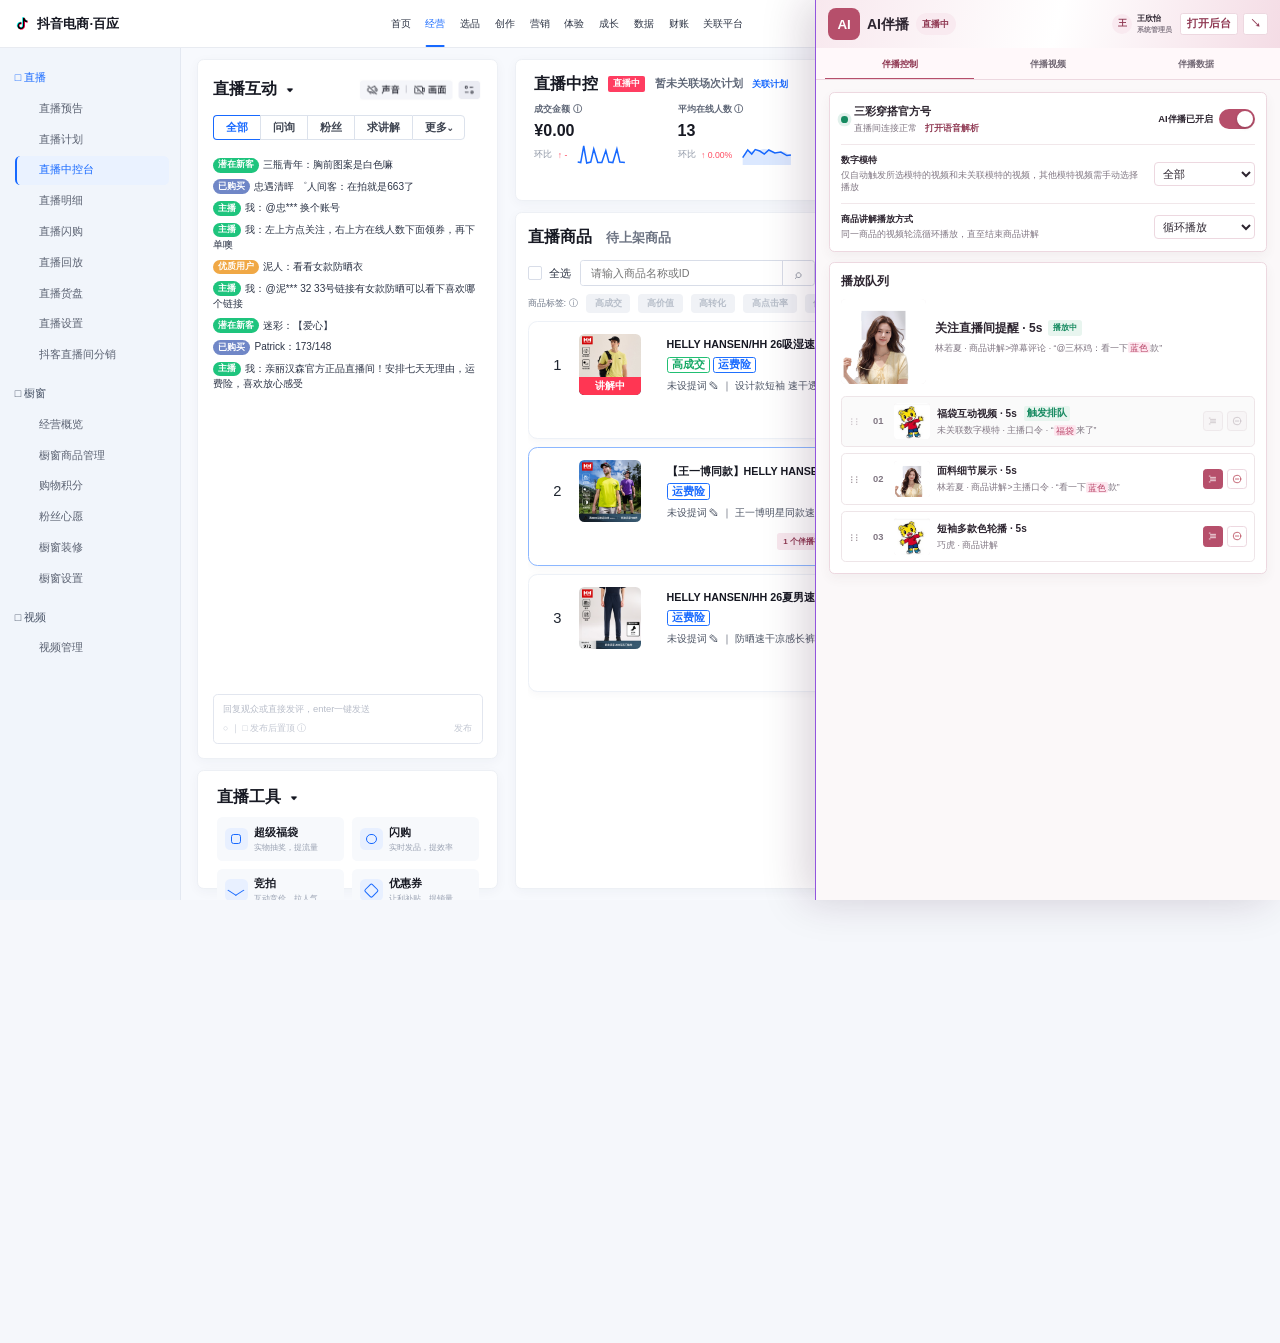
<file: live-console/index.html>
<!doctype html>
<html lang="zh-CN">
<head>
  <meta charset="UTF-8" />
  <meta name="viewport" content="width=device-width, initial-scale=1.0" />
  <title>AI伴播直播中控台插件 Demo</title>
  <link rel="icon" href="data:," />
  <link rel="stylesheet" href="ai-banbo-plugin.css?v=20260723-3" />
  <style>
    :root {
      --demo-scale: .67;
      --blue: #1769ff;
      --blue-weak: #edf4ff;
      --pink: #9255DE;
      --pink-weak: #F3ECFF;
      --text: #171923;
      --muted: #7b8190;
      --line: #e8ebf1;
      --bg: #f5f7fb;
      --card: #fff;
      --green: #15b976;
      --orange: #ff8a1f;
      --red: #ef3f55;
      --shadow: 0 12px 32px rgba(20, 34, 66, .10);
    }

    * { box-sizing: border-box; }
    html {
      width: 100%;
      height: 100%;
      overflow: hidden;
    }

    body {
      margin: 0;
      width: calc(100vw / var(--demo-scale));
      height: calc(100vh / var(--demo-scale));
      background: var(--bg);
      color: var(--text);
      font-family: -apple-system, BlinkMacSystemFont, "Segoe UI", "PingFang SC",
        "Hiragino Sans GB", "Microsoft YaHei", Arial, sans-serif;
      letter-spacing: 0;
      overflow: hidden;
      zoom: var(--demo-scale);
    }

    button, input, select {
      font: inherit;
    }

    button {
      border: 0;
      cursor: pointer;
      background: transparent;
      color: inherit;
    }

    .app {
      width: calc(100vw / var(--demo-scale));
      height: calc(100vh / var(--demo-scale));
      display: grid;
      grid-template-rows: 72px 1fr;
      background: #f7f9fd;
    }

    .topbar {
      height: 72px;
      background: #fff;
      border-bottom: 1px solid var(--line);
      display: grid;
      grid-template-columns: 250px 1fr auto;
      align-items: center;
      padding: 0 28px;
      gap: 20px;
    }

    .brand {
      display: flex;
      align-items: center;
      gap: 10px;
      font-size: 20px;
      font-weight: 700;
      white-space: nowrap;
    }

    .douyin {
      width: 28px;
      height: 28px;
      object-fit: contain;
      display: block;
    }

    .topnav {
      display: flex;
      align-items: center;
      justify-content: center;
      gap: 32px;
      font-size: 15px;
      font-weight: 500;
      color: #2d3444;
    }

    .topnav span {
      position: relative;
      white-space: nowrap;
    }

    .topnav .active {
      color: var(--blue);
    }

    .topnav .active::after {
      content: "";
      position: absolute;
      left: 50%;
      bottom: -24px;
      width: 28px;
      height: 3px;
      border-radius: 999px;
      background: var(--blue);
      transform: translateX(-50%);
    }

    .top-actions {
      display: flex;
      align-items: center;
      gap: 18px;
      font-size: 14px;
      color: #303647;
    }

    .top-actions-img {
      width: 240px;
      height: auto;
      display: block;
    }

    .icon-wrap {
      position: relative;
      width: 28px;
      height: 28px;
      display: grid;
      place-items: center;
      font-size: 20px;
    }

    .badge {
      position: absolute;
      right: -6px;
      top: -8px;
      min-width: 18px;
      height: 18px;
      padding: 0 5px;
      border-radius: 999px;
      background: #f43f5e;
      color: #fff;
      display: grid;
      place-items: center;
      font-size: 12px;
      font-weight: 700;
    }

    .account {
      display: flex;
      align-items: center;
      gap: 10px;
      min-width: 210px;
    }

    .avatar {
      width: 34px;
      height: 34px;
      border-radius: 50%;
      background: #d61010;
      color: #fff;
      display: grid;
      place-items: center;
      font-weight: 800;
      font-size: 12px;
    }

    .account-name {
      max-width: 160px;
      overflow: hidden;
      text-overflow: ellipsis;
      white-space: nowrap;
      font-weight: 650;
    }

    .main {
      min-height: 0;
      display: grid;
      grid-template-columns: 248px 450px minmax(1100px, 1fr) 46px;
      gap: 24px;
      padding: 18px 20px 20px 28px;
      overflow: hidden;
    }

    .sidebar {
      background: #f1f5fb;
      border-right: 1px solid #e3e8f1;
      margin: -18px 0 -20px -28px;
      padding: 28px 16px 20px 28px;
      overflow: hidden;
      scrollbar-width: none;
    }

    .sidebar::-webkit-scrollbar {
      display: none;
    }

    .side-group {
      margin-bottom: 26px;
    }

    .side-title {
      color: var(--blue);
      font-weight: 400;
      margin: 6px 0 14px;
      display: flex;
      align-items: center;
      gap: 8px;
    }

    .side-item {
      height: 43px;
      display: flex;
      align-items: center;
      padding-left: 36px;
      color: #5b6272;
      border-radius: 8px;
      font-weight: 400;
      margin: 3px 0;
    }

    .side-item.active {
      color: var(--blue);
      background: #eaf2ff;
      border-left: 3px solid var(--blue);
      padding-left: 33px;
    }

    .interaction {
      display: grid;
      grid-template-rows: minmax(0, 1fr) 178px;
      gap: 16px;
      min-height: 0;
    }

    .panel {
      background: #fff;
      border: 1px solid #edf0f5;
      border-radius: 10px;
      box-shadow: 0 4px 18px rgba(30, 47, 80, .04);
    }

    .chat-card {
      display: grid;
      grid-template-rows: auto auto 1fr auto;
      min-height: 0;
      padding: 28px 28px 26px;
    }

    .section-title {
      font-size: 24px;
      font-weight: 800;
      display: flex;
      align-items: center;
      justify-content: space-between;
      margin: 0 0 18px;
    }

    .section-title > span {
      display: inline-flex;
      align-items: center;
    }

    .title-tools {
      display: flex;
      gap: 10px;
    }

    .title-tools-img {
      width: 186px;
      height: 40px;
      object-fit: contain;
      display: block;
    }

    .collapse-arrow {
      width: 24px;
      height: 17px;
      object-fit: contain;
      margin-left: 8px;
      vertical-align: 0;
    }

    .small-tool {
      height: 34px;
      min-width: 48px;
      border-radius: 6px;
      background: #f4f6fa;
      color: #4f5869;
      display: inline-flex;
      align-items: center;
      justify-content: center;
      gap: 4px;
      font-size: 13px;
      font-weight: 650;
      padding: 0 10px;
    }

    .tabs-mini {
      display: flex;
      align-items: center;
      margin-bottom: 16px;
    }

    .tabs-mini button {
      height: 38px;
      border: 1px solid #dce2ec;
      border-right: 0;
      padding: 0 18px;
      color: #3d4350;
      background: #fff;
      font-weight: 650;
    }

    .tabs-mini button:first-child { border-radius: 6px 0 0 6px; }
    .tabs-mini button:last-child {
      border-radius: 0 6px 6px 0;
      border-right: 1px solid #dce2ec;
    }

    .tabs-mini .selected {
      color: var(--blue);
      border-color: var(--blue);
      background: #fff;
      position: relative;
      z-index: 1;
    }

    .chat-list {
      min-height: 0;
      overflow: auto;
      padding-right: 4px;
    }

    .chat-line {
      margin: 9px 0;
      line-height: 1.55;
      font-size: 15px;
      color: #2c3446;
    }

    .tag {
      display: inline-flex;
      align-items: center;
      height: 22px;
      padding: 0 8px;
      border-radius: 999px;
      margin-right: 6px;
      color: #fff;
      font-size: 13px;
      font-weight: 700;
      vertical-align: 1px;
    }

    .tag.green { background: #1ec47d; }
    .tag.blue { background: #7087c7; }
    .tag.orange { background: #f0a845; }

    .comment-box {
      height: 74px;
      border: 1px solid #e2e6ef;
      border-radius: 7px;
      color: #b8bdc9;
      padding: 12px 14px;
      font-size: 14px;
      display: grid;
      grid-template-rows: 1fr auto;
    }

    .comment-actions {
      display: flex;
      justify-content: space-between;
      align-items: center;
      color: #c2c7d2;
      font-size: 13px;
    }

    .tools-card {
      padding: 24px 28px;
      min-height: 0;
    }

    .tool-grid {
      display: grid;
      grid-template-columns: 1fr 1fr;
      gap: 12px;
    }

    .tool-tile {
      background: #f7f9fc;
      border-radius: 8px;
      padding: 12px;
      min-height: 58px;
      display: grid;
      grid-template-columns: 34px 1fr;
      align-items: center;
      gap: 10px;
    }

    .tool-icon {
      width: 34px;
      height: 34px;
      border-radius: 8px;
      background: #e8f0ff;
      color: var(--blue);
      display: grid;
      place-items: center;
      font-size: 18px;
    }

    .geo-icon {
      width: 16px;
      height: 16px;
      display: inline-block;
      background: transparent;
      border: 2px solid currentColor;
    }

    .geo-icon.square {
      border-radius: 4px;
    }

    .geo-icon.circle {
      border-radius: 50%;
    }

    .geo-icon.triangle {
      width: 0;
      height: 0;
      background: transparent;
      border: 0;
      position: relative;
    }

    .geo-icon.triangle::before {
      content: "";
      position: absolute;
      inset: -8px;
      width: 14px;
      height: 14px;
      border-left: 2px solid currentColor;
      border-bottom: 2px solid currentColor;
      transform: rotate(-45deg) skew(12deg, 12deg);
    }

    .geo-icon.diamond {
      transform: rotate(45deg);
      border-radius: 3px;
    }

    .tool-name {
      font-weight: 760;
      margin-bottom: 3px;
    }

    .tool-desc {
      color: #9aa2b2;
      font-size: 12px;
      white-space: nowrap;
    }

    .content {
      display: grid;
      grid-template-rows: 212px minmax(0, 1fr);
      gap: 16px;
      min-width: 0;
      min-height: 0;
    }

    .metrics {
      padding: 20px 28px;
      overflow: hidden;
    }

    .control-head {
      display: flex;
      align-items: center;
      gap: 14px;
      margin-bottom: 14px;
    }

    .live-chip {
      background: #ff3d61;
      color: #fff;
      height: 24px;
      border-radius: 3px;
      padding: 0 8px;
      display: inline-flex;
      align-items: center;
      font-size: 13px;
      font-weight: 700;
    }

    .plan-link {
      color: var(--blue);
      font-size: 14px;
      font-weight: 650;
    }

    .refresh-tabs {
      margin-left: auto;
      display: flex;
      align-items: center;
      gap: 8px;
      color: #747c8d;
      font-size: 13px;
    }

    .refresh-tabs .pill {
      height: 30px;
      padding: 0 13px;
      border-radius: 999px;
      display: inline-flex;
      align-items: center;
      color: #596273;
      background: #f4f6fa;
      font-weight: 650;
    }

    .refresh-tabs .pill.active {
      color: var(--blue);
      background: #ecf4ff;
    }

    .outline-pill {
      height: 32px;
      padding: 0 14px;
      border: 1px solid #9ab9ff;
      color: var(--blue);
      border-radius: 999px;
      display: inline-flex;
      align-items: center;
      gap: 6px;
      background: #fff;
      font-weight: 650;
    }

    .metric-row {
      display: grid;
      grid-template-columns: repeat(5, minmax(120px, 1fr));
      gap: 28px;
    }

    .metric-card {
      min-width: 0;
    }

    .metric-label {
      color: #5e6676;
      font-size: 13px;
      font-weight: 650;
      display: flex;
      align-items: center;
      gap: 4px;
      margin-bottom: 7px;
    }

    .metric-value {
      font-size: 24px;
      font-weight: 850;
      margin-bottom: 7px;
    }

    .metric-foot {
      display: flex;
      align-items: center;
      gap: 8px;
      color: #8d95a4;
      font-size: 13px;
      min-height: 32px;
    }

    .trend {
      width: 86px;
      height: 30px;
      flex: 0 0 auto;
    }

    .products {
      padding: 24px 28px 0;
      overflow: hidden;
      display: grid;
      grid-template-rows: auto auto auto minmax(0, 1fr);
      min-height: 0;
    }

    .product-top {
      display: flex;
      align-items: center;
      gap: 22px;
      margin-bottom: 18px;
    }

    .product-top h2 {
      margin: 0;
      font-size: 24px;
      font-weight: 800;
    }

    .product-top .sub {
      color: #6d7483;
      font-size: 20px;
      font-weight: 700;
    }

    .product-actions {
      margin-left: auto;
      display: flex;
      align-items: center;
      gap: 18px;
      color: #2d3444;
      font-size: 14px;
      font-weight: 650;
      white-space: nowrap;
    }

    .add-product {
      height: 38px;
      border-radius: 5px;
      color: #fff;
      background: var(--blue);
      padding: 0 18px;
      font-size: 16px;
      font-weight: 750;
    }

    .filters {
      display: grid;
      grid-template-columns: auto 350px 150px 1fr auto;
      align-items: center;
      gap: 14px;
      margin-bottom: 12px;
      color: #2d3444;
    }

    .checkbox {
      width: 22px;
      height: 22px;
      border: 1px solid #d8dde8;
      border-radius: 3px;
      display: inline-block;
      vertical-align: -5px;
      margin-right: 10px;
      background: #fff;
    }

    .search {
      height: 38px;
      border: 1px solid #d8dde8;
      border-radius: 5px;
      display: grid;
      grid-template-columns: 1fr 48px;
      background: #fff;
      overflow: hidden;
    }

    .search input {
      border: 0;
      padding: 0 14px;
      outline: 0;
      color: #7f8795;
    }

    .search button {
      border-left: 1px solid #d8dde8;
      color: #7d8493;
      font-size: 19px;
    }

    .filter-btn {
      height: 38px;
      border: 1px solid #d8dde8;
      border-radius: 5px;
      background: #fff;
      display: inline-flex;
      align-items: center;
      justify-content: center;
      gap: 10px;
      font-weight: 650;
    }

    .diagnosis {
      margin-left: auto;
      color: #a7adba;
      font-size: 14px;
      white-space: nowrap;
    }

    .label-row {
      display: flex;
      align-items: center;
      gap: 12px;
      color: #727b8b;
      font-size: 14px;
      margin-bottom: 12px;
      min-width: 0;
    }

    .soft-label {
      height: 28px;
      padding: 0 13px;
      border-radius: 6px;
      background: #f0f2f6;
      color: #b8bfca;
      display: inline-flex;
      align-items: center;
      font-weight: 700;
    }

    .product-list {
      overflow: auto;
      padding-right: 12px;
      padding-bottom: 18px;
    }

    .product-row {
      position: relative;
      display: grid;
      grid-template-columns: 48px 140px minmax(420px, 1fr) 116px 130px 150px 136px;
      gap: 18px;
      align-items: center;
      min-height: 152px;
      border-radius: 14px;
      background: #fff;
      border: 1px solid #edf1f7;
      box-shadow: 0 4px 14px rgba(22, 34, 62, .035);
      padding: 18px 22px;
      margin-bottom: 12px;
    }

    .product-row.active {
      border-color: #8cb7ff;
      background: #fff;
    }

    .product-row.highlight::after {
      content: none;
    }

    .index-cell {
      font-size: 22px;
      color: #1f2530;
      text-align: center;
    }

    .product-info {
      display: grid;
      grid-template-columns: 1fr;
      gap: 8px;
      min-width: 0;
    }

    .thumb {
      width: 102px;
      height: 102px;
      border-radius: 8px;
      background:
        linear-gradient(135deg, rgba(255,255,255,.10), rgba(255,255,255,0)),
        linear-gradient(140deg, #c9d7e8, #8ba0b9);
      position: relative;
      overflow: hidden;
    }

    .thumb img {
      width: 100%;
      height: 100%;
      object-fit: cover;
      display: block;
    }

    .thumb.has-image::before,
    .thumb.has-image::after {
      content: none;
    }

    .thumb::before {
      content: "";
      position: absolute;
      left: 38px;
      top: 18px;
      width: 28px;
      height: 34px;
      border-radius: 14px 14px 9px 9px;
      background: #25344c;
    }

    .thumb::after {
      content: "";
      position: absolute;
      left: 28px;
      top: 48px;
      width: 48px;
      height: 66px;
      border-radius: 8px 8px 12px 12px;
      background: var(--jacket, #3768a5);
    }

    .thumb .status {
      position: absolute;
      left: 0;
      right: 0;
      bottom: 0;
      height: 28px;
      display: grid;
      place-items: center;
      color: #fff;
      background: #ff3653;
      font-size: 15px;
      font-weight: 800;
      z-index: 1;
    }

    .p-title {
      font-size: 18px;
      font-weight: 800;
      white-space: nowrap;
      overflow: hidden;
      text-overflow: ellipsis;
      max-width: 100%;
      margin-bottom: 7px;
    }

    .product-meta {
      min-width: 0;
    }

    .ship {
      display: inline-flex;
      height: 24px;
      padding: 0 6px;
      align-items: center;
      border-radius: 4px;
      border: 1px solid #1f70ff;
      color: #1769ff;
      font-weight: 700;
      margin-bottom: 9px;
    }

    .subtitle {
      color: #4d5565;
      white-space: nowrap;
      overflow: hidden;
      text-overflow: ellipsis;
      font-size: 15px;
    }

    .id-chip {
      display: inline-flex;
      height: 24px;
      width: 26px;
      justify-content: center;
      align-items: center;
      background: #f0f2f7;
      border-radius: 4px;
      color: #8b93a2;
      font-weight: 800;
      margin-left: 4px;
    }

    .price {
      font-size: 22px;
      font-weight: 850;
      margin-bottom: 7px;
    }

    .subvalue {
      color: #8b93a3;
      font-size: 15px;
      font-weight: 650;
    }

    .hot-data {
      display: none;
      position: absolute;
      right: 16px;
      top: 12px;
      color: var(--pink);
      font-weight: 700;
      font-size: 16px;
    }

    .row-buttons {
      grid-column: 3 / -1;
      justify-self: end;
      display: flex;
      justify-content: flex-end;
      align-items: center;
      gap: 10px;
      flex-wrap: wrap;
      max-width: 100%;
      padding-right: 0;
    }

    .row-btn {
      height: 38px;
      padding: 0 15px;
      border-radius: 5px;
      border: 1px solid #dbe1eb;
      background: #fff;
      color: #252b37;
      font-weight: 700;
      white-space: nowrap;
    }

    .row-btn.pink {
      background: #ffd8ea;
      border-color: #ffd8ea;
      color: var(--pink);
      min-width: 116px;
    }

    .start-explain {
      display: none;
    }

    .start-explain.show {
      display: inline-flex;
      align-items: center;
      gap: 8px;
      justify-content: center;
    }

    .sound-bars {
      width: 18px;
      height: 18px;
      display: inline-flex;
      align-items: center;
      justify-content: center;
      gap: 2px;
    }

    .sound-bars i {
      display: block;
      width: 2px;
      border-radius: 4px;
      background: currentColor;
    }

    .sound-bars i:nth-child(1) { height: 10px; }
    .sound-bars i:nth-child(2) { height: 15px; }
    .sound-bars i:nth-child(3) { height: 8px; }
    .sound-bars i:nth-child(4) { height: 13px; }

    .start-explain.is-speaking {
      background: var(--pink);
      border-color: var(--pink);
      color: #fff;
    }

    .right-float-column {
      display: flex;
      flex-direction: column;
      align-items: center;
      gap: 16px;
      width: 46px;
      min-width: 46px;
    }

    .side-rail {
      width: 46px;
      height: auto;
      display: block;
      object-fit: contain;
    }

    .assistant-float {
      position: static;
      width: 46px;
      height: 112px;
      border-radius: 23px;
      background: linear-gradient(180deg, #B783F2, #9255DE);
      color: #fff;
      box-shadow: 0 12px 30px rgba(146, 85, 222, .34);
      z-index: 20;
      display: grid;
      grid-template-rows: 40px 1fr;
      justify-items: center;
      align-items: center;
      padding: 7px 0 10px;
    }

    .assistant-float .orb {
      width: 32px;
      height: 32px;
      border-radius: 50%;
      background: rgba(255,255,255,.22);
      display: grid;
      place-items: center;
      font-weight: 900;
      font-size: 13px;
    }

    .assistant-float .vertical {
      writing-mode: horizontal-tb;
      letter-spacing: 0;
      font-weight: 700;
      font-size: 13px;
      line-height: 1.15;
      text-align: center;
    }

    .phone-preview {
      position: fixed;
      right: 84px;
      bottom: 28px;
      width: 186px;
      height: 330px;
      border-radius: 24px;
      border: 8px solid #1d2532;
      background: linear-gradient(180deg, #182234, #0d1320);
      box-shadow: 0 18px 46px rgba(20, 35, 70, .22);
      z-index: 15;
      overflow: hidden;
      display: none;
    }

    .phone-preview.visible {
      display: block;
    }

    .phone-live {
      height: 100%;
      background:
        linear-gradient(180deg, rgba(255,255,255,.04), rgba(255,255,255,0)),
        linear-gradient(135deg, #4d607b, #162337 55%, #0c111e);
      position: relative;
      color: #fff;
      padding: 12px;
    }

    .phone-host {
      position: absolute;
      left: 58px;
      top: 54px;
      width: 68px;
      height: 160px;
      border-radius: 34px 34px 18px 18px;
      background: #222f46;
    }

    .phone-host::before {
      content: "";
      position: absolute;
      top: -26px;
      left: 18px;
      width: 32px;
      height: 32px;
      border-radius: 50%;
      background: #e7c49b;
    }

    .phone-top {
      font-size: 12px;
      font-weight: 700;
      display: flex;
      justify-content: space-between;
      opacity: .9;
    }

    .phone-bubbles {
      position: absolute;
      left: 10px;
      bottom: 78px;
      right: 10px;
      display: grid;
      gap: 6px;
      font-size: 11px;
    }

    .phone-bubbles span {
      width: max-content;
      max-width: 150px;
      padding: 5px 8px;
      border-radius: 999px;
      background: rgba(255,255,255,.16);
      backdrop-filter: blur(8px);
    }

    .phone-link {
      position: absolute;
      left: 10px;
      right: 10px;
      bottom: 16px;
      min-height: 54px;
      background: #fff;
      color: #1a202c;
      border-radius: 12px;
      display: grid;
      grid-template-columns: 44px 1fr auto;
      gap: 8px;
      align-items: center;
      padding: 7px;
      transform: translateY(82px);
      opacity: 0;
      transition: .32s ease;
    }

    .phone-link.show {
      transform: translateY(0);
      opacity: 1;
    }

    .phone-thumb {
      width: 44px;
      height: 44px;
      border-radius: 8px;
      background: #dde6f2 url("assets/product-1.png") center / cover no-repeat;
    }

    .phone-link-title {
      font-size: 11px;
      font-weight: 800;
      line-height: 1.25;
      max-height: 28px;
      overflow: hidden;
    }

    .phone-link-price {
      color: #f33055;
      font-size: 12px;
      font-weight: 850;
    }

    .buy-btn {
      height: 28px;
      border-radius: 999px;
      background: #ff2f55;
      color: #fff;
      padding: 0 9px;
      font-size: 12px;
      font-weight: 800;
    }

    .assistant-board {
      position: fixed;
      right: 0;
      top: 0;
      width: calc(465px / var(--demo-scale));
      height: calc(100vh / var(--demo-scale));
      min-height: 0;
      border: 0;
      border-left: 2px solid var(--pink);
      border-radius: 0;
      background: #fff;
      box-shadow: -18px 0 60px rgba(49, 16, 49, .18);
      z-index: 50;
      overflow: hidden;
      transform: translateX(105%);
      transition: transform .28s ease;
      display: grid;
      grid-template-rows: 72px 1fr;
    }

    .assistant-board.open {
      transform: translateX(0);
    }

    .board-header {
      background:
        radial-gradient(circle at 84% 0, rgba(255,255,255,.78), rgba(255,255,255,0) 44%),
        linear-gradient(100deg, #efe5ff, #f8f4ff 46%, #eadcff);
      display: grid;
      grid-template-columns: 1fr auto;
      align-items: center;
      gap: 12px;
      padding: 0 18px;
    }

    .plugin-logo {
      display: flex;
      align-items: center;
      gap: 10px;
      font-size: 21px;
      font-weight: 850;
      white-space: nowrap;
      min-width: 0;
    }

    .plugin-mark {
      width: 48px;
      height: 48px;
      border-radius: 50%;
      background: linear-gradient(135deg, #9255DE, #B783F2);
      display: grid;
      place-items: center;
      color: #fff;
      font-weight: 900;
      font-size: 20px;
    }

    .store-name {
      min-width: 0;
      color: #7b7484;
      font-size: 18px;
      overflow: hidden;
      text-overflow: ellipsis;
      white-space: nowrap;
    }

    .header-actions {
      display: flex;
      align-items: center;
      justify-content: flex-end;
      gap: 8px;
      color: #5b5160;
      font-weight: 650;
      min-width: 0;
    }

    .version {
      height: 32px;
      border-radius: 999px;
      background: #efe5ff;
      color: var(--pink);
      padding: 0 10px;
      display: inline-flex;
      align-items: center;
      gap: 6px;
      font-size: 14px;
      font-weight: 760;
      white-space: nowrap;
    }

    .version-update {
      color: var(--orange);
    }

    .user-chip {
      color: var(--pink);
      font-weight: 800;
      white-space: nowrap;
    }

    .header-btn {
      height: 32px;
      border-radius: 4px;
      background: #eadcff;
      padding: 0 9px;
      font-weight: 700;
      color: #4d3d4d;
      white-space: nowrap;
    }

    .board-body {
      display: grid;
      grid-template-rows: 42px 1fr;
      min-height: 0;
      background: #fff;
    }

    .board-tabs {
      display: flex;
      align-items: end;
      gap: 1px;
      padding: 0 12px;
      background: #f8f4ff;
      border-bottom: 1px solid #e4d7f7;
      overflow: hidden;
    }

    .board-tab {
      height: 38px;
      padding: 0 10px;
      min-width: 0;
      flex: 1 1 0;
      border-radius: 6px 6px 0 0;
      background: #efe6ff;
      color: #222733;
      font-size: 14px;
      font-weight: 760;
      white-space: nowrap;
    }

    .board-tab.active {
      color: var(--pink);
      background: #fff;
      box-shadow: 0 -3px 0 var(--pink) inset;
    }

    .tab-content {
      display: none;
      overflow: auto;
      padding: 22px 26px 26px;
      background: #fff;
    }

    .tab-content.active {
      display: block;
    }

    .board-section-title {
      margin: 0 0 22px;
      font-size: 24px;
      font-weight: 850;
      display: flex;
      align-items: center;
      gap: 8px;
    }

    .config-card {
      border-radius: 14px;
      background: #fff;
      border: 1px solid #f0edf1;
      box-shadow: 0 8px 22px rgba(27, 38, 66, .06);
      padding: 24px;
      margin-bottom: 18px;
    }

    .setting-row {
      display: flex;
      align-items: center;
      gap: 12px;
      margin: 12px 0;
      flex-wrap: wrap;
      color: #252b37;
      font-size: 18px;
      font-weight: 650;
    }

    .setting-row.compact {
      gap: 10px;
      font-size: 16px;
      font-weight: 400;
    }

    .setting-row.compact > span:first-child {
      font-size: 18px;
      font-weight: 650;
    }

    .setting-row.compact .freq-label,
    .setting-row.compact .unit-label {
      font-size: 16px;
      font-weight: 400;
      color: #252b37;
    }

    .muted {
      color: #a2a8b4;
      font-size: 15px;
      font-weight: 500;
    }

    .muted .pink-link {
      font-size: 15px;
      vertical-align: baseline;
    }

    .switch {
      width: 54px;
      height: 30px;
      border-radius: 999px;
      background: #d5d7de;
      position: relative;
      flex: 0 0 auto;
    }

    .switch::after {
      content: "";
      position: absolute;
      top: 3px;
      left: 3px;
      width: 24px;
      height: 24px;
      border-radius: 50%;
      background: #fff;
      box-shadow: 0 2px 5px rgba(0,0,0,.18);
      transition: left .2s ease;
    }

    .switch.on {
      background: var(--pink);
    }

    .switch.on::after {
      left: 27px;
    }

    .number-input {
      width: 86px;
      height: 44px;
      border: 1px solid #dce1ea;
      border-radius: 6px;
      padding: 0 16px;
      font-size: 18px;
      outline: 0;
      background: #fff;
    }

    .number-input:disabled {
      color: #7c8492;
      background: #f4f5f8;
      cursor: not-allowed;
    }

    .pink-link {
      color: var(--pink);
      font-weight: 800;
    }

    .grid-2 {
      display: grid;
      grid-template-columns: 1fr 1fr;
      gap: 16px;
    }

    .grid-3 {
      display: grid;
      grid-template-columns: repeat(3, 1fr);
      gap: 14px;
    }

    .status-card {
      background: #f8f9fc;
      border-radius: 12px;
      padding: 16px;
      border: 1px solid #eef1f6;
    }

    .status-label {
      color: #7a8292;
      font-size: 14px;
      margin-bottom: 8px;
    }

    .status-value {
      font-size: 24px;
      font-weight: 850;
    }

    .alert-list {
      display: grid;
      gap: 12px;
    }

    .strategy-panel {
      display: grid;
      gap: 18px;
    }

    .external-board-bar {
      min-height: 42px;
      border: 1px solid #eadff8;
      border-radius: 10px;
      background: #fbf8ff;
      display: flex;
      align-items: center;
      justify-content: space-between;
      gap: 12px;
      padding: 8px 12px;
    }

    .external-board-label {
      color: #656d7d;
      font-size: 14px;
      font-weight: 750;
    }

    .external-board-links {
      display: flex;
      align-items: center;
      gap: 8px;
      flex-wrap: wrap;
    }

    .external-board-link {
      height: 30px;
      border-radius: 7px;
      border: 1px solid rgba(146, 85, 222, .32);
      background: #fff;
      color: var(--pink);
      display: inline-flex;
      align-items: center;
      gap: 6px;
      padding: 0 10px;
      font-size: 14px;
      font-weight: 850;
      text-decoration: none;
      white-space: nowrap;
    }

    .external-board-icon {
      font-size: 14px;
      line-height: 1;
    }

    .strategy-categories {
      display: grid;
      grid-template-columns: repeat(3, 1fr);
      gap: 8px;
      margin-bottom: 14px;
      padding: 4px;
      border-radius: 10px;
      background: #f6f7fb;
      border: 1px solid #eceff5;
    }

    .strategy-category {
      height: 38px;
      border-radius: 7px;
      color: #667085;
      font-weight: 800;
      background: transparent;
    }

    .strategy-category.active {
      color: var(--pink);
      background: #fff;
      box-shadow: 0 2px 8px rgba(33, 40, 55, .08);
    }

    .strategy-fields {
      display: flex;
      gap: 8px;
      flex-wrap: wrap;
      margin: 0;
    }

    .metric-chip {
      height: 30px;
      padding: 0 10px;
      gap: 6px;
      border-radius: 999px;
      border: 1px solid #e4e8f0;
      background: #fff;
      color: #667085;
      font-weight: 700;
      font-size: 13px;
      display: inline-flex;
      align-items: center;
    }

    .metric-chip.active {
      color: var(--pink);
      border-color: #c7a5ef;
      background: var(--pink-weak);
    }

    .metric-dot {
      width: 8px;
      height: 8px;
      border-radius: 50%;
      display: inline-block;
      flex: 0 0 auto;
    }

    .strategy-chart {
      height: 250px;
      border-radius: 12px;
      background: linear-gradient(135deg, #252d44, #343a56);
      position: relative;
      overflow: hidden;
      padding: 18px;
      color: #aeb8d0;
    }

    .chart-title {
      position: absolute;
      left: 18px;
      top: 14px;
      font-size: 13px;
      font-weight: 800;
      color: #aeb8d0;
      z-index: 1;
    }

    .chart-title.right {
      left: auto;
      right: 18px;
    }

    .strategy-chart svg {
      width: 100%;
      height: 100%;
      display: block;
    }

    .chart-controls {
      display: flex;
      align-items: center;
      justify-content: flex-start;
      gap: 12px;
      margin-top: 12px;
      flex-wrap: wrap;
    }

    .alert-card {
      border: 1px solid #eef0f5;
      border-left: 5px solid var(--orange);
      border-radius: 12px;
      padding: 16px 18px;
      background: #fff;
    }

    .alert-card.high {
      border-left-color: var(--red);
      background: #fffafa;
    }

    .alert-card.blue {
      border-left-color: var(--blue);
    }

    .alert-head {
      display: flex;
      justify-content: space-between;
      align-items: center;
      margin-bottom: 8px;
      font-weight: 850;
      font-size: 17px;
    }

    .level {
      height: 24px;
      padding: 0 8px;
      border-radius: 999px;
      background: #fff0e3;
      color: #dd6b00;
      display: inline-flex;
      align-items: center;
      font-size: 13px;
      font-weight: 800;
    }

    .level.high {
      background: #ffe7ea;
      color: #e11d48;
    }

    .alert-text {
      color: #5d6574;
      line-height: 1.58;
      margin-bottom: 12px;
    }

    .strategy-notices {
      display: grid;
      gap: 10px;
    }

    .strategy-notice {
      border: 1px solid #eef0f5;
      border-radius: 12px;
      background: #fff;
      padding: 14px 16px;
    }

    .notice-head {
      display: grid;
      grid-template-columns: auto 1fr auto;
      align-items: center;
      gap: 10px;
      margin-bottom: 8px;
    }

    .notice-time {
      color: #8b93a3;
      font-size: 13px;
      font-weight: 800;
      justify-self: end;
    }

    .notice-title {
      font-weight: 850;
      color: #202631;
    }

    .notice-tag {
      width: 9px;
      height: 9px;
      border-radius: 50%;
      display: inline-flex;
      align-items: center;
      flex: 0 0 auto;
      font-size: 0;
      line-height: 0;
      color: transparent;
    }

    .notice-tag.red { background: var(--red); }
    .notice-tag.orange { background: var(--orange); }
    .notice-tag.blue { background: var(--orange); }
    .notice-tag.green { background: var(--green); }

    .notice-body {
      color: #5d6574;
      line-height: 1.58;
      font-size: 14px;
      white-space: normal;
    }

    .strategy-popup-stack {
      position: fixed;
      right: calc(16px / var(--demo-scale));
      top: calc(16px / var(--demo-scale));
      width: calc(240px / var(--demo-scale));
      max-height: calc(100vh / var(--demo-scale) - 32px);
      display: grid;
      gap: 12px;
      overflow-y: auto;
      padding: 0 10px 10px 0;
      z-index: 44;
      pointer-events: none;
      opacity: 1;
      transform: translateX(0);
      transition: opacity .22s ease, transform .22s ease;
    }

    .strategy-popup-stack.is-hidden {
      opacity: 0;
      transform: translateX(18px);
      pointer-events: none;
    }

    .strategy-popup-stack::-webkit-scrollbar {
      width: 6px;
    }

    .strategy-popup-stack::-webkit-scrollbar-thumb {
      border-radius: 999px;
      background: rgba(139, 147, 163, .38);
    }

    .strategy-popup {
      position: relative;
      border: 1px solid #eadff8;
      border-radius: 12px;
      background: #fbf8ff;
      box-shadow: 0 14px 34px rgba(22, 29, 49, .16);
      padding: 16px 42px 16px 16px;
      pointer-events: auto;
    }

    .strategy-popup .notice-head {
      grid-template-columns: auto 1fr auto;
      margin-bottom: 8px;
    }

    .strategy-popup .notice-title {
      font-size: 16px;
      line-height: 1.35;
    }

    .strategy-popup .notice-time {
      font-size: 14px;
    }

    .strategy-popup-dot {
      width: 9px;
      height: 9px;
      border-radius: 50%;
      display: inline-block;
      box-shadow: 0 0 0 3px #fff;
    }

    .strategy-popup-dot.red { background: var(--red); }
    .strategy-popup-dot.orange { background: var(--orange); }
    .strategy-popup-dot.blue { background: var(--orange); }
    .strategy-popup-dot.green { background: var(--green); }

    .strategy-popup .notice-body {
      font-size: 15px;
      line-height: 1.62;
      color: #50586a;
    }

    .strategy-popup-close {
      position: absolute;
      right: 12px;
      top: 12px;
      width: 24px;
      height: 24px;
      border-radius: 6px;
      color: #747b8d;
      display: grid;
      place-items: center;
      font-size: 18px;
      line-height: 1;
    }

    .strategy-popup-close:hover {
      background: #f4f1fb;
      color: var(--pink);
    }

    .voice-parser-window {
      position: fixed;
      right: calc(16px / var(--demo-scale));
      top: calc(16px / var(--demo-scale));
      width: calc(240px / var(--demo-scale));
      height: calc(430px / var(--demo-scale));
      min-width: calc(240px / var(--demo-scale));
      min-height: calc(260px / var(--demo-scale));
      max-width: calc(720px / var(--demo-scale));
      max-height: calc(90vh / var(--demo-scale));
      border: 1px solid rgba(255, 255, 255, .16);
      border-radius: 12px;
      background: rgba(22, 24, 31, .68);
      color: #edf0f7;
      box-shadow: 0 22px 54px rgba(0, 0, 0, .26);
      backdrop-filter: blur(12px);
      overflow: auto;
      resize: both;
      z-index: 70;
      display: none;
    }

    .voice-parser-window.open {
      display: grid;
      grid-template-rows: auto 1fr;
    }

    .voice-parser-window.collapsed {
      height: auto !important;
      min-height: 0;
      resize: none;
      overflow: hidden;
    }

    .voice-parser-window.collapsed .voice-parser-body {
      display: none;
    }

    .voice-parser-head {
      min-height: 44px;
      padding: 10px 12px;
      display: flex;
      align-items: center;
      justify-content: space-between;
      gap: 10px;
      cursor: move;
      user-select: none;
      border-bottom: 1px solid rgba(255, 255, 255, .12);
      background: rgba(0, 0, 0, .22);
    }

    .voice-parser-title {
      display: flex;
      align-items: center;
      gap: 8px;
      min-width: 0;
      font-size: 16px;
      font-weight: 850;
    }

    .voice-parser-actions {
      display: flex;
      align-items: center;
      gap: 4px;
      flex: 0 0 auto;
    }

    .voice-live-dot {
      width: 8px;
      height: 8px;
      border-radius: 50%;
      background: #24d681;
      box-shadow: 0 0 0 4px rgba(36, 214, 129, .14);
      flex: 0 0 auto;
    }

    .voice-parser-toggle,
    .voice-parser-close {
      width: 26px;
      height: 26px;
      border-radius: 6px;
      display: grid;
      place-items: center;
      color: rgba(255, 255, 255, .76);
      font-size: 20px;
      line-height: 1;
      flex: 0 0 auto;
    }

    .voice-parser-toggle:hover,
    .voice-parser-close:hover {
      background: rgba(255, 255, 255, .12);
      color: #fff;
    }

    .voice-parser-window::-webkit-scrollbar,
    .voice-parser-body::-webkit-scrollbar {
      width: 4px;
      height: 4px;
    }

    .voice-parser-window::-webkit-scrollbar-thumb,
    .voice-parser-body::-webkit-scrollbar-thumb {
      border-radius: 999px;
      background: rgba(255, 255, 255, .22);
    }

    .voice-parser-body {
      min-height: 0;
      padding: 10px;
      display: grid;
      gap: 8px;
      align-content: start;
      overflow: auto;
    }

    .voice-parser-status {
      display: flex;
      gap: 8px;
      flex-wrap: wrap;
      margin-bottom: 2px;
    }

    .voice-parser-pill {
      height: 24px;
      border-radius: 999px;
      padding: 0 9px;
      display: inline-flex;
      align-items: center;
      background: rgba(146, 85, 222, .22);
      color: #dac4ff;
      font-size: 12px;
      font-weight: 800;
    }

    .voice-line {
      padding: 8px 9px;
      border-radius: 9px;
      background: rgba(255, 255, 255, .08);
      border: 1px solid rgba(255, 255, 255, .08);
      color: rgba(255, 255, 255, .94);
      font-size: 15px;
      line-height: 1.48;
      font-weight: 650;
    }

    .voice-line.ai {
      background: rgba(146, 85, 222, .20);
      border-color: rgba(218, 196, 255, .18);
    }

    .voice-meta {
      display: inline;
      color: rgba(237, 240, 247, .68);
      font-size: 13px;
      font-weight: 750;
      margin-right: 6px;
    }

    .voice-meta span:first-child {
      margin-right: 6px;
    }

    .voice-role {
      color: #8fb7ff;
      font-weight: 850;
    }

    .voice-line.ai .voice-role {
      color: #dac4ff;
    }

    .voice-role::after {
      content: "：";
    }

    .voice-text {
      display: inline;
    }

    .action-row {
      display: flex;
      gap: 10px;
      flex-wrap: wrap;
    }

    .primary-btn, .ghost-btn {
      height: 36px;
      border-radius: 6px;
      padding: 0 14px;
      font-weight: 800;
      display: inline-flex;
      align-items: center;
      justify-content: center;
      gap: 6px;
    }

    .primary-btn {
      color: #fff;
      background: var(--pink);
    }

    .ghost-btn {
      color: var(--pink);
      background: var(--pink-weak);
    }

    .product-mini {
      display: grid;
      grid-template-columns: 62px 1fr auto;
      gap: 12px;
      align-items: center;
      border-radius: 12px;
      background: #f8f9fc;
      padding: 12px;
      margin-top: 16px;
    }

    .product-mini .mini-img {
      width: 62px;
      height: 62px;
      border-radius: 8px;
      background: linear-gradient(135deg, #d6e1ef, #8ca2c0);
    }

    .mini-title {
      font-weight: 850;
      margin-bottom: 6px;
    }

    .mini-sub {
      color: #7b8494;
      font-size: 14px;
    }

    .template-list {
      display: grid;
      gap: 10px;
    }

    .template-item {
      display: grid;
      grid-template-columns: 120px 1fr auto;
      align-items: center;
      gap: 12px;
      padding: 13px 14px;
      border-radius: 10px;
      background: #f8f9fc;
      color: #3f4757;
    }

    .template-key {
      font-weight: 850;
      color: #202631;
    }

    .voice-options {
      display: flex;
      flex-wrap: wrap;
      gap: 10px;
      margin-top: 12px;
    }

    .voice-pill,
    .category-chip {
      height: 36px;
      border-radius: 999px;
      border: 1px solid #e4e8f0;
      background: #fff;
      padding: 0 14px;
      display: inline-flex;
      align-items: center;
      gap: 8px;
      color: #3a4252;
      font-weight: 700;
    }

    .voice-pill.active,
    .category-chip.active {
      color: var(--pink);
      border-color: #c7a5ef;
      background: var(--pink-weak);
    }

    .speed-row {
      display: grid;
      grid-template-columns: auto 1fr auto;
      align-items: center;
      gap: 14px;
      margin-top: 18px;
    }

    .setting-label {
      font-size: 18px;
      font-weight: 650;
      color: #252b37;
    }

    .speed-slider {
      width: 100%;
      accent-color: var(--pink);
    }

    .speed-control {
      display: grid;
      gap: 7px;
    }

    .speed-ticks {
      display: grid;
      grid-template-columns: repeat(4, 1fr);
      color: #9aa2b2;
      font-size: 12px;
      padding: 0 2px;
    }

    .speed-ticks span:nth-child(2),
    .speed-ticks span:nth-child(3) {
      text-align: center;
    }

    .speed-ticks span:last-child {
      text-align: right;
    }

    .talk-toolbar {
      display: flex;
      align-items: center;
      justify-content: space-between;
      gap: 12px;
      margin-bottom: 14px;
      flex-wrap: wrap;
    }

    .category-row {
      display: flex;
      gap: 10px;
      flex-wrap: wrap;
    }

    .talk-list {
      display: grid;
      gap: 12px;
    }

    .outline-pink-btn {
      height: 36px;
      border-radius: 6px;
      padding: 0 14px;
      font-weight: 800;
      display: inline-flex;
      align-items: center;
      justify-content: center;
      color: var(--pink);
      background: #fff;
      border: 1px solid var(--pink);
    }

    .talk-item {
      border: 1px solid #eef0f5;
      border-radius: 12px;
      background: #fff;
      padding: 14px 16px;
      display: grid;
      grid-template-columns: 1fr auto;
      gap: 12px;
      align-items: center;
    }

    .talk-title {
      font-weight: 850;
      color: #202631;
      margin-bottom: 6px;
    }

    .talk-meta {
      color: #7d8493;
      font-size: 14px;
      line-height: 1.55;
    }

    .comment-group-card {
      border-radius: 14px;
      background: #fff;
      border: 1px solid #f0edf1;
      box-shadow: 0 8px 22px rgba(27, 38, 66, .06);
      padding: 22px 24px;
      margin-bottom: 18px;
    }

    .comment-group-head {
      display: grid;
      grid-template-columns: auto 1fr auto auto;
      align-items: center;
      gap: 12px;
      margin-bottom: 18px;
    }

    .comment-group-title {
      font-size: 20px;
      font-weight: 850;
      white-space: nowrap;
    }

    .select-like {
      height: 44px;
      border: 1px solid #dce1ea;
      border-radius: 6px;
      min-width: 230px;
      padding: 0 16px;
      display: flex;
      align-items: center;
      justify-content: space-between;
      color: #252b37;
      background: #fff;
    }

    .comment-actions-inline {
      display: flex;
      align-items: center;
      gap: 14px;
      color: var(--pink);
      font-weight: 800;
      white-space: nowrap;
    }

    .comment-lines {
      background: #fafafa;
      border-radius: 8px;
      padding: 14px 18px;
      color: #7d7f87;
      line-height: 1.8;
      font-size: 16px;
    }

    .comment-lines div {
      display: grid;
      grid-template-columns: 34px 1fr;
      gap: 10px;
    }

    .board-modal-mask {
      position: fixed;
      inset: 0;
      background: rgba(16, 24, 40, .18);
      z-index: 70;
      display: none;
    }

    .board-modal-mask.open {
      display: block;
    }

    .board-modal {
      position: fixed;
      left: 50%;
      top: 50%;
      width: 720px;
      max-width: calc(100vw - 80px);
      border-radius: 6px;
      background: #fff;
      box-shadow: 0 22px 70px rgba(20, 28, 45, .22);
      z-index: 71;
      transform: translate(-50%, -50%);
      display: none;
      overflow: hidden;
    }

    .board-modal.open {
      display: block;
    }

    .modal-head {
      height: 76px;
      display: flex;
      align-items: center;
      justify-content: space-between;
      padding: 0 30px;
      border-bottom: 1px solid #eef0f5;
      font-size: 24px;
      font-weight: 850;
    }

    .modal-body {
      padding: 28px 30px;
    }

    .modal-form-row {
      display: grid;
      grid-template-columns: 130px 1fr 130px 1fr;
      gap: 14px;
      align-items: center;
      margin-bottom: 22px;
      font-size: 18px;
    }

    .modal-form-row.two {
      grid-template-columns: 130px 1fr;
    }

    .required {
      color: #ff2c55;
      margin-right: 4px;
    }

    .modal-input {
      height: 44px;
      border: 1px solid #dce1ea;
      border-radius: 6px;
      padding: 0 16px;
      font-size: 17px;
      outline: 0;
    }

    .modal-input.focus {
      border-color: var(--pink);
      box-shadow: 0 0 0 2px rgba(146, 85, 222, .14);
    }

    .comment-edit-list {
      display: grid;
      gap: 10px;
      margin: 12px 0 22px;
    }

    .comment-edit-row {
      display: grid;
      grid-template-columns: 40px 1fr 62px;
      gap: 8px;
      align-items: center;
      background: #fafafa;
      padding: 8px;
    }

    .recommend-box {
      background: #fafafa;
      border-radius: 12px;
      padding: 16px 20px;
    }

    .recommend-tabs {
      display: flex;
      align-items: center;
      gap: 22px;
      margin-bottom: 14px;
      font-weight: 800;
    }

    .recommend-tabs .active {
      color: var(--pink);
    }

    .recommend-item {
      display: grid;
      grid-template-columns: 1fr auto;
      align-items: center;
      gap: 12px;
      margin-top: 9px;
    }

    .recommend-text {
      background: #f2f2f2;
      padding: 10px 14px;
      color: #666b75;
    }

    .modal-foot {
      display: flex;
      justify-content: flex-end;
      gap: 16px;
      padding: 20px 30px;
      border-top: 1px solid #eef0f5;
    }

    .record-list {
      display: grid;
      gap: 10px;
    }

    .record {
      display: grid;
      grid-template-columns: 86px 1fr;
      gap: 12px;
      padding: 10px 0;
      border-bottom: 1px dashed #edf0f5;
      color: #50596b;
    }

    .record-time {
      color: #8f97a7;
      font-weight: 700;
    }

    .risk-table {
      width: 100%;
      border-collapse: collapse;
      font-size: 14px;
      overflow: hidden;
      border-radius: 12px;
    }

    .risk-table th,
    .risk-table td {
      text-align: left;
      padding: 13px 12px;
      border-bottom: 1px solid #eef1f6;
      vertical-align: top;
    }

    .risk-table th {
      background: #f8f9fc;
      color: #697386;
      font-weight: 800;
    }

    .risk-word {
      color: var(--red);
      font-weight: 850;
    }

    .toast {
      position: absolute;
      left: 50%;
      top: 50%;
      transform: translateX(-50%) translateY(-12px);
      opacity: 0;
      background: #1f2937;
      color: #fff;
      border-radius: 999px;
      padding: 12px 20px;
      box-shadow: var(--shadow);
      z-index: 100;
      transition: .22s ease;
      font-weight: 700;
    }

    .toast.show {
      opacity: 1;
      transform: translateX(-50%) translateY(0);
    }


    @media (max-width: 1500px) {
      body { overflow: hidden; }
      .app {
        width: calc(100vw / var(--demo-scale));
        height: calc(100vh / var(--demo-scale));
        min-height: 0;
      }
      .topbar {
        grid-template-columns: 250px 1fr auto;
        padding: 0 18px;
      }
      .topnav { gap: 22px; }
      .main {
        grid-template-columns: 248px 450px minmax(1100px, 1fr) 46px;
        gap: 24px;
        padding: 16px 14px 16px 22px;
      }
      .sidebar {
        margin: -16px 0 -16px -22px;
        padding-left: 22px;
      }
      .chat-card { padding: 24px 22px 22px; }
      .products { padding: 22px 18px 0; }
      .assistant-board { width: calc(465px / var(--demo-scale)); }
      .product-row {
        grid-template-columns: 42px 118px minmax(320px, 1fr) 100px 112px 120px 110px;
        gap: 12px;
      }
      .thumb {
        width: 92px;
        height: 92px;
      }
      .p-title {
        font-size: 16px;
      }
      .price {
        font-size: 18px;
      }
      .row-btn {
        height: 34px;
        padding: 0 11px;
      }
      .row-buttons {
        gap: 8px;
      }
      .row-btn.pink {
        min-width: 98px;
      }
      .start-explain.show {
        min-width: 112px;
      }
      .hot-data {
        font-size: 14px;
      }
    }
  </style>
</head>
<body>
  <div class="app">
    <header class="topbar">
      <div class="brand">
        <img class="douyin" src="assets/douyin-baiying-logo.png" alt="抖音电商·百应">
        <span>抖音电商·百应</span>
      </div>
      <nav class="topnav">
        <span>首页</span>
        <span class="active">经营</span>
        <span>选品</span>
        <span>创作</span>
        <span>营销</span>
        <span>体验</span>
        <span>成长</span>
        <span>数据</span>
        <span>财账</span>
        <span>关联平台</span>
      </nav>
      <div class="top-actions">
        <img class="top-actions-img" src="assets/top-actions.png" alt="通知消息设置">
        <div class="account">
          <span class="avatar">HH</span>
          <span class="account-name">HELLY HANSEN户外...</span>
          <span>⌄</span>
        </div>
      </div>
    </header>

    <main class="main">
      <aside class="sidebar">
        <div class="side-group">
          <div class="side-title">□ 直播</div>
          <div class="side-item">直播预告</div>
          <div class="side-item">直播计划</div>
          <div class="side-item active">直播中控台</div>
          <div class="side-item">直播明细</div>
          <div class="side-item">直播闪购</div>
          <div class="side-item">直播回放</div>
          <div class="side-item">直播货盘</div>
          <div class="side-item">直播设置</div>
          <div class="side-item">抖客直播间分销</div>
        </div>
        <div class="side-group">
          <div class="side-title" style="color:#4a5568">□ 橱窗</div>
          <div class="side-item">经营概览</div>
          <div class="side-item">橱窗商品管理</div>
          <div class="side-item">购物积分</div>
          <div class="side-item">粉丝心愿</div>
          <div class="side-item">橱窗装修</div>
          <div class="side-item">橱窗设置</div>
        </div>
        <div class="side-group">
          <div class="side-title" style="color:#4a5568">□ 视频</div>
          <div class="side-item">视频管理</div>
        </div>
      </aside>

      <section class="interaction">
        <div class="panel chat-card">
          <h1 class="section-title">
            <span>直播互动<img class="collapse-arrow" src="assets/collapse-arrow.png" alt=""></span>
            <img class="title-tools-img" src="assets/live-panel-buttons.png" alt="声音画面设置">
          </h1>
          <div class="tabs-mini">
            <button class="selected">全部</button>
            <button>问询</button>
            <button>粉丝</button>
            <button>求讲解</button>
            <button>更多⌄</button>
          </div>
          <div class="chat-list">
            <div class="chat-line"><span class="tag green">潜在新客</span>三瓶青年：胸前图案是白色嘛</div>
            <div class="chat-line"><span class="tag blue">已购买</span>忠遇清晖 ゜人间客：在拍就是663了</div>
            <div class="chat-line"><span class="tag green">主播</span>我：@忠*** 换个账号</div>
            <div class="chat-line"><span class="tag green">主播</span>我：左上方点关注，右上方在线人数下面领券，再下单噢</div>
            <div class="chat-line"><span class="tag orange">优质用户</span>泥人：看看女款防晒衣</div>
            <div class="chat-line"><span class="tag green">主播</span>我：@泥*** 32 33号链接有女款防晒可以看下喜欢哪个链接</div>
            <div class="chat-line"><span class="tag green">潜在新客</span>迷彩：【爱心】</div>
            <div class="chat-line"><span class="tag blue">已购买</span>Patrick：173/148</div>
            <div class="chat-line"><span class="tag green">主播</span>我：亲丽汉森官方正品直播间！安排七天无理由，运费险，喜欢放心感受</div>
          </div>
          <div class="comment-box">
            <div>回复观众或直接发评，enter一键发送</div>
            <div class="comment-actions">
              <span>○ ｜ □ 发布后置顶 ⓘ</span>
              <span>发布</span>
            </div>
          </div>
        </div>

        <div class="panel tools-card">
          <h2 class="section-title" style="margin-bottom:14px">
            <span>直播工具<img class="collapse-arrow" src="assets/collapse-arrow.png" alt=""></span>
          </h2>
          <div class="tool-grid">
            <div class="tool-tile">
              <span class="tool-icon"><span class="geo-icon square"></span></span>
              <div><div class="tool-name">超级福袋</div><div class="tool-desc">实物抽奖，提流量</div></div>
            </div>
            <div class="tool-tile">
              <span class="tool-icon"><span class="geo-icon circle"></span></span>
              <div><div class="tool-name">闪购</div><div class="tool-desc">实时发品，提效率</div></div>
            </div>
            <div class="tool-tile">
              <span class="tool-icon"><span class="geo-icon triangle"></span></span>
              <div><div class="tool-name">竞拍</div><div class="tool-desc">互动竞价，拉人气</div></div>
            </div>
            <div class="tool-tile">
              <span class="tool-icon"><span class="geo-icon diamond"></span></span>
              <div><div class="tool-name">优惠券</div><div class="tool-desc">让利补贴，提销量</div></div>
            </div>
          </div>
        </div>
      </section>

      <section class="content">
        <div class="panel metrics">
          <div class="control-head">
            <h2 style="margin:0;font-size:24px;font-weight:800">直播中控</h2>
            <span class="live-chip">直播中</span>
            <span style="color:#616979;font-weight:650">暂未关联场次计划</span>
            <span class="plan-link">关联计划</span>
            <div class="refresh-tabs">
              <span>11:39更新</span>
              <span class="pill active">每1分钟</span>
              <span class="pill">每5分钟</span>
              <span class="pill">累计</span>
              <span class="outline-pill">□ 直播大屏</span>
              <span class="outline-pill">□ 主播大屏</span>
              <span class="pill">···</span>
            </div>
          </div>
          <div class="metric-row">
            <div class="metric-card">
              <div class="metric-label">成交金额 ⓘ</div>
              <div class="metric-value">¥0.00</div>
              <div class="metric-foot">环比 <span style="color:#ff4d62">↑ -</span><svg class="trend" viewBox="0 0 96 40"><polyline points="0,34 6,35 12,2 18,36 26,34 32,8 40,35 48,35 56,11 62,34 70,35 78,8 84,34 94,35" fill="none" stroke="#1769ff" stroke-width="3"/></svg></div>
            </div>
            <div class="metric-card">
              <div class="metric-label">平均在线人数 ⓘ</div>
              <div class="metric-value">13</div>
              <div class="metric-foot">环比 <span style="color:#ff4d62">↑ 0.00%</span><svg class="trend" viewBox="0 0 96 40"><path d="M0 25 C 14 4, 22 18, 35 10 S 62 18, 74 14 90 21, 96 20 L96 40 L0 40 Z" fill="#dbe8ff"/><polyline points="0,25 10,10 18,18 25,9 34,12 43,18 52,10 64,16 76,14 88,21 96,20" fill="none" stroke="#1769ff" stroke-width="3"/></svg></div>
            </div>
            <div class="metric-card">
              <div class="metric-label">观看成交率 ⓘ</div>
              <div class="metric-value">0.00%</div>
              <div class="metric-foot">环比 <span style="color:#ff4d62">↑ -</span><svg class="trend" viewBox="0 0 96 40"><polyline points="0,34 8,35 16,5 22,35 32,35 42,5 48,35 60,34 70,4 78,35 84,35 92,6" fill="none" stroke="#1769ff" stroke-width="3"/></svg></div>
            </div>
            <div class="metric-card">
              <div class="metric-label">UV 价值 ⓘ</div>
              <div class="metric-value">¥0.00</div>
              <div class="metric-foot">环比 <span style="color:#ff4d62">↑ -</span><svg class="trend" viewBox="0 0 96 40"><polyline points="0,34 8,35 14,5 22,35 30,35 38,8 46,35 55,34 63,7 70,35 80,35 90,8" fill="none" stroke="#1769ff" stroke-width="3"/></svg></div>
            </div>
            <div class="metric-card">
              <div class="metric-label">新增粉丝数 ⓘ</div>
              <div class="metric-value">0</div>
              <div class="metric-foot">环比 <span style="color:#ff4d62">↑ -</span><svg class="trend" viewBox="0 0 96 40"><polyline points="0,35 12,35 22,35 30,35 40,35 48,35 58,3 66,35 75,35 84,4 94,35" fill="none" stroke="#1769ff" stroke-width="3"/></svg></div>
            </div>
          </div>
        </div>

        <div class="panel products">
          <div class="product-top">
            <h2>直播商品</h2>
            <span class="sub">待上架商品</span>
            <div class="product-actions">
              <span>⟳ 刷新列表</span>
              <span>□ 设置商品推荐卡 <span style="color:#1769ff">○</span></span>
              <span>△ 查看分组</span>
              <span>△ 搭配管理</span>
            </div>
          </div>

          <div class="filters">
            <label><span class="checkbox"></span>全选</label>
            <div class="search"><input placeholder="请输入商品名称或ID" /><button>⌕</button></div>
            <button class="filter-btn">□ 筛选⌄</button>
            <span></span>
            <button class="add-product">＋添加商品</button>
          </div>

          <div class="label-row">
            商品标签: ⓘ
            <span class="soft-label">高成交</span>
            <span class="soft-label">高价值</span>
            <span class="soft-label">高转化</span>
            <span class="soft-label">高点击率</span>
            <span class="soft-label">低点击率</span>
            <span class="soft-label">低下单率</span>
            <span class="soft-label">低支付率</span>
            <div class="diagnosis">收起诊断标签⌃</div>
          </div>

          <div class="product-list" id="productList">
            <article class="product-row highlight" data-index="1" data-price="¥680.00" data-img="assets/product-1.png" data-title="【王一博同款】HELLY HANSEN/HH26夏情侣速干抗菌短袖">
              <div class="index-cell">1</div>
              <div class="thumb has-image"><img src="assets/product-1.png" alt="王一博同款速干短袖"><span class="status">讲解中</span></div>
              <div class="product-meta">
                <div class="p-title">HELLY HANSEN/HH 26吸湿速干透气后背图案运动短袖 <span class="id-chip">ID</span></div>
                <span class="ship" style="border-color:#21bf73;color:#15a865">高成交</span>
                <span class="ship">运费险</span>
                <div class="subtitle">未设提词 ✎ ｜ 设计款短袖 速干透气 ✎</div>
              </div>
              <div><div class="price">¥680.00</div><div class="subvalue">到手价</div></div>
              <div><div class="price">3/39</div><div class="subvalue">售出/库存</div></div>
              <div><div class="price">¥1938.00</div><div class="subvalue">成交金额</div></div>
              <div><div class="price">0.62%</div><div class="subvalue">曝光成交率⌄</div></div>
              <div class="row-buttons">
                <span class="hot-data">上播：31， 点击：4586， 支付：115</span>
                <button class="row-btn">营销活动</button>
                <button class="row-btn">预热</button>
                <button class="row-btn">更多数据</button>
                <button class="row-btn">下架</button>
                <button class="row-btn pink start-explain show" data-product="1"><span class="sound-bars"><i></i><i></i><i></i><i></i></span>开始讲解</button>
                <button class="row-btn">···</button>
              </div>
            </article>

            <article class="product-row active" data-index="2" data-price="¥680.00" data-img="assets/product-2.png" data-title="【王一博同款】HELLY HANSEN/HH26夏情侣速干抗菌短袖">
              <div class="index-cell">2</div>
              <div class="thumb has-image"><img src="assets/product-2.png" alt="王一博同款速干短袖"></div>
              <div class="product-meta">
                <div class="p-title">【王一博同款】HELLY HANSEN/HH26夏情侣速干抗菌短袖 <span class="id-chip">ID</span></div>
                <span class="ship">运费险</span>
                <div class="subtitle">未设提词 ✎ ｜ 王一博明星同款速干防晒短袖 ✎</div>
              </div>
              <div><div class="price">¥680.00</div><div class="subvalue">到手价</div></div>
              <div><div class="price">1/123</div><div class="subvalue">售出/库存</div></div>
              <div><div class="price">¥680.00</div><div class="subvalue">成交金额</div></div>
              <div><div class="price">0.20%</div><div class="subvalue">曝光成交率⌄</div></div>
              <div class="row-buttons">
                <span class="hot-data">上播：32， 点击：3023， 支付：42</span>
                <button class="row-btn">营销活动</button>
                <button class="row-btn">预热</button>
                <button class="row-btn">更多数据</button>
                <button class="row-btn">下架</button>
                <button class="row-btn">讲解</button>
                <button class="row-btn pink start-explain show" data-product="2"><span class="sound-bars"><i></i><i></i><i></i><i></i></span>开始讲解</button>
                <button class="row-btn">···</button>
              </div>
            </article>

            <article class="product-row" data-index="3" data-price="¥972.00" data-img="assets/product-3.png" data-title="HELLY HANSEN/HH 26夏男速干凉感舒适防晒百搭针织长裤">
              <div class="index-cell">3</div>
              <div class="thumb has-image"><img src="assets/product-3.png" alt="速干凉感长裤"></div>
              <div class="product-meta">
                <div class="p-title">HELLY HANSEN/HH 26夏男速干凉感舒适防晒百搭针织长裤 <span class="id-chip">ID</span></div>
                <span class="ship">运费险</span>
                <div class="subtitle">未设提词 ✎ ｜ 防晒速干凉感长裤 ✎</div>
              </div>
              <div><div class="price">¥972.00</div><div class="subvalue">到手价</div></div>
              <div><div class="price">0/366</div><div class="subvalue">售出/库存</div></div>
              <div><div class="price">¥0.00</div><div class="subvalue">成交金额</div></div>
              <div><div class="price">0.00%</div><div class="subvalue">曝光成交率⌄</div></div>
              <div class="row-buttons">
                <span class="hot-data">上播：2， 点击：44， 支付：0</span>
                <button class="row-btn">营销活动</button>
                <button class="row-btn">预热</button>
                <button class="row-btn">更多数据</button>
                <button class="row-btn">下架</button>
                <button class="row-btn">讲解</button>
                <button class="row-btn pink start-explain show" data-product="3"><span class="sound-bars"><i></i><i></i><i></i><i></i></span>开始讲解</button>
                <button class="row-btn">···</button>
              </div>
            </article>
          </div>
        </div>
      </section>

      <div class="right-float-column">
        <button class="assistant-float" id="assistantFloat" aria-label="打开AI伴播">
          <span class="orb">AI</span>
          <span class="vertical">AI<br>伴播</span>
        </button>
        <img class="side-rail" src="assets/right-rail.png" alt="右侧快捷浮标">
      </div>
    </main>
  </div>

  <div class="phone-preview" id="phonePreview">
    <div class="phone-live">
      <div class="phone-top"><span>直播中</span><span>13人在线</span></div>
      <div class="phone-host"></div>
      <div class="phone-bubbles">
        <span>新进来的宝宝点关注</span>
        <span>看小黄车链接噢</span>
      </div>
      <div class="phone-link" id="phoneLink">
        <div class="phone-thumb"></div>
        <div>
          <div class="phone-link-title" id="phoneLinkTitle">当前讲解商品</div>
          <div class="phone-link-price" id="phoneLinkPrice">¥972.00</div>
        </div>
        <button class="buy-btn">去抢</button>
      </div>
    </div>
  </div>

  <div class="strategy-popup-stack" id="strategyPopupStack" aria-live="polite"></div>

  <section class="voice-parser-window" id="voiceParserWindow" aria-label="实时语音解析浮窗">
    <div class="voice-parser-head" id="voiceParserHandle">
      <div class="voice-parser-title"><span class="voice-live-dot"></span><span>实时语音解析</span></div>
      <div class="voice-parser-actions">
        <button class="voice-parser-toggle" id="toggleVoiceParser" type="button" aria-label="收起实时语音解析">−</button>
        <button class="voice-parser-close" id="closeVoiceParser" type="button" aria-label="关闭实时语音解析">×</button>
      </div>
    </div>
    <div class="voice-parser-body">
      <article class="voice-line">
        <div class="voice-meta"><span>11:23:34</span><span class="voice-role">主播</span></div>
        <div class="voice-text">接触凉感，它的面料成本价非常高，因为一般这种面料的话，它的短袖都要花一千多。</div>
      </article>
      <article class="voice-line ai">
        <div class="voice-meta"><span>11:23:38</span><span class="voice-role">智能搭话</span></div>
        <div class="voice-text">对的，要一千多的</div>
      </article>
      <article class="voice-line">
        <div class="voice-meta"><span>11:23:40</span><span class="voice-role">主播</span></div>
        <div class="voice-text">你今天买的是一件防晒服，然后今天做到六幺八听价格，一千五一千四一千三一千二还能再减，对尺码很少报。</div>
      </article>
      <article class="voice-line">
        <div class="voice-meta"><span>11:23:56</span><span class="voice-role">主播</span></div>
        <div class="voice-text">身高体重回答，五个尺码。我们现在给大家上九十二斤，肯定要穿最小码，一百七十八斤的话去选择双叉面料，冰冰凉凉，你想贴身完全没问题，因为它是接触瞬间凉感。</div>
      </article>
      <article class="voice-line ai">
        <div class="voice-meta"><span>11:23:55</span><span class="voice-role">智能搭话</span></div>
        <div class="voice-text">非常舒适</div>
      </article>
      <article class="voice-line">
        <div class="voice-meta"><span>11:23:56</span><span class="voice-role">主播</span></div>
        <div class="voice-text">有国家检测回到国家尺重凉凉的冰冰的，有一点点像女生穿的真丝睡衣，但我觉得它比真丝睡衣再冰一点，超级舒服，很丝滑的。</div>
      </article>
    </div>
  </section>

  <section class="assistant-board" id="assistantBoard">
    <div class="board-header">
      <div class="plugin-logo">
        <span class="plugin-mark">✦</span>
        <span>智播助手</span>
        <span class="version">V2.0.31 · <span class="version-update">有更新 ⬆</span></span>
      </div>
      <div class="header-actions">
        <button class="header-btn">打开后台</button>
        <button class="header-btn" id="closeBoard">↘</button>
      </div>
    </div>
    <div class="board-body">
      <nav class="board-tabs">
        <button class="board-tab active" data-tab="operation">AI直播策略</button>
        <button class="board-tab" data-tab="explain">直播讲解</button>
        <button class="board-tab" data-tab="talk">智能搭话</button>
        <button class="board-tab" data-tab="comment">自动发评/回评</button>
        <button class="board-tab" data-tab="risk">违规风险监控</button>
      </nav>

      <div class="tab-content active" id="tab-operation">
        <div class="strategy-panel">
          <div class="external-board-bar">
            <span class="external-board-label">外置看板</span>
            <div class="external-board-links">
              <a class="external-board-link" href="host-board.html" target="_blank" rel="noopener">
                主播看板 <span class="external-board-icon">↗</span>
              </a>
              <button class="external-board-link" id="openVoiceParser" type="button">
                实时语音解析 <span class="external-board-icon">□</span>
              </button>
            </div>
          </div>
          <div class="config-card">
            <div class="strategy-categories">
              <button class="strategy-category active" data-strategy-category="atmosphere">氛围互动</button>
              <button class="strategy-category" data-strategy-category="traffic">流量承接</button>
              <button class="strategy-category" data-strategy-category="conversion">转化成交</button>
            </div>
            <div class="strategy-chart">
              <div class="chart-title">人均观看时长<br>3分20秒</div>
              <div class="chart-title right">在线人数<br>80</div>
              <svg viewBox="0 0 620 220" preserveAspectRatio="none" aria-label="直播策略数据曲线">
                <defs>
                  <linearGradient id="blueArea" x1="0" x2="0" y1="0" y2="1">
                    <stop offset="0" stop-color="#2F68FF" stop-opacity=".22"/>
                    <stop offset="1" stop-color="#2F68FF" stop-opacity="0"/>
                  </linearGradient>
                  <linearGradient id="orangeArea" x1="0" x2="0" y1="0" y2="1">
                    <stop offset="0" stop-color="#F6AD37" stop-opacity=".20"/>
                    <stop offset="1" stop-color="#F6AD37" stop-opacity="0"/>
                  </linearGradient>
                </defs>
                <g stroke="#54617e" stroke-dasharray="4 5" opacity=".58">
                  <line x1="0" y1="38" x2="620" y2="38"/>
                  <line x1="0" y1="84" x2="620" y2="84"/>
                  <line x1="0" y1="130" x2="620" y2="130"/>
                  <line x1="0" y1="176" x2="620" y2="176"/>
                </g>
                <path d="M0 194 C20 150 32 120 46 132 C70 148 82 20 94 88 C110 150 128 160 150 155 C190 150 220 160 250 146 C280 132 292 35 310 86 C330 158 356 154 382 150 C420 142 442 72 458 92 C480 118 492 32 506 116 C528 146 552 136 578 150 C596 156 610 150 620 156 L620 220 L0 220 Z" fill="url(#blueArea)"/>
                <path d="M0 196 C52 156 86 150 116 160 C150 174 202 164 250 152 C290 140 304 76 332 118 C360 158 398 152 430 120 C454 84 470 50 494 78 C522 118 540 132 570 140 C596 148 608 150 620 154 L620 220 L0 220 Z" fill="url(#orangeArea)"/>
                <path d="M0 194 C20 150 32 120 46 132 C70 148 82 20 94 88 C110 150 128 160 150 155 C190 150 220 160 250 146 C280 132 292 35 310 86 C330 158 356 154 382 150 C420 142 442 72 458 92 C480 118 492 32 506 116 C528 146 552 136 578 150 C596 156 610 150 620 156" fill="none" stroke="#2F68FF" stroke-width="3"/>
                <path d="M0 196 C52 156 86 150 116 160 C150 174 202 164 250 152 C290 140 304 76 332 118 C360 158 398 152 430 120 C454 84 470 50 494 78 C522 118 540 132 570 140 C596 148 608 150 620 154" fill="none" stroke="#F6AD37" stroke-width="3"/>
                <g fill="#aeb8d0" font-size="12" font-weight="700">
                  <text x="0" y="214">12:37</text>
                  <text x="150" y="214">13:27</text>
                  <text x="300" y="214">15:07</text>
                  <text x="458" y="214">15:57</text>
                  <text x="584" y="214">17:37</text>
                </g>
              </svg>
            </div>
            <div class="chart-controls">
              <div class="strategy-fields" id="strategyFields"></div>
            </div>
          </div>

          <div class="strategy-notices">
            <div class="strategy-notice">
              <div class="notice-head"><span class="notice-tag red">高风险</span><span class="notice-title">高风险话术</span><span class="notice-time">11:42</span></div>
              <div class="notice-body">“这是<span class="risk-word">全网最低价</span>”<br>极限价格表述，建议改为“直播间优惠力度比较大”</div>
            </div>
            <div class="strategy-notice">
              <div class="notice-head"><span class="notice-tag blue">需注意</span><span class="notice-title">在线人数下降 18%</span><span class="notice-time">11:35</span></div>
              <div class="notice-body">当前商品已连续讲解 16 分钟，建议切换讲解商品，或发福袋提升观众留存。</div>
            </div>
            <div class="strategy-notice">
              <div class="notice-head"><span class="notice-tag blue">需注意</span><span class="notice-title">人均观看时长下降 12%</span><span class="notice-time">11:30</span></div>
              <div class="notice-body">建议加快讲解节奏，补充产品利益点和适用场景。</div>
            </div>
            <div class="strategy-notice">
              <div class="notice-head"><span class="notice-tag green">上升</span><span class="notice-title">在线人数上升 26%</span><span class="notice-time">11:24</span></div>
              <div class="notice-body">建议趁热重复当前福利机制，并引导新进用户关注小黄车 1 号链接。</div>
            </div>
            <div class="strategy-notice">
              <div class="notice-head"><span class="notice-tag green">上升</span><span class="notice-title">人均观看时长上升 15%</span><span class="notice-time">11:18</span></div>
              <div class="notice-body">当前讲解节奏有效，建议保持节奏并增加互动问答。</div>
            </div>
            <div class="strategy-notice">
              <div class="notice-head"><span class="notice-tag blue">需注意</span><span class="notice-title">商品已讲解 17 分钟</span><span class="notice-time">11:12</span></div>
              <div class="notice-body">建议总结核心卖点后切换到下一款，避免用户兴趣衰减。</div>
            </div>
          </div>
        </div>
      </div>

      <div class="tab-content" id="tab-explain">
        <div class="config-card">
          <div class="setting-row compact">
            <span>商品自动弹讲解：</span>
            <button class="switch on" id="linkSwitch"></button>
            <span class="freq-label">弹出频率：</span>
            <input class="number-input" id="intervalInput" value="7" disabled />
            <span class="unit-label">秒/次</span>
            <button class="pink-link" id="editIntervalBtn">修改</button>
          </div>
          <div class="muted">点击小黄车商品列表中的【开始讲解】按钮，系统将自动按频率弹出讲解商品的链接</div>
          <div class="setting-row">
            <span>主播语音切讲解：</span>
            <button class="switch" id="voiceExplainSwitch"></button>
          </div>
          <div class="muted" id="voiceExplainTip">此功能须先开启直播间实时语音解析 <button class="pink-link" id="enableSpeechAnalysis">去开启&gt;</button></div>
        </div>
        <div class="config-card">
          <div class="setting-row">
            <span>主播语音置顶商品：</span>
            <button class="switch" id="voicePinSwitch"></button>
          </div>
          <div class="muted" id="voicePinTip">此功能须先开启直播间实时语音解析 <button class="pink-link" id="enableSpeechAnalysisForPin">去开启&gt;</button></div>
        </div>
      </div>

      <div class="tab-content" id="tab-talk">
        <div class="config-card">
          <div class="setting-row">
            <span>智能搭话：</span>
            <button class="switch" id="smartTalkSwitch"></button>
          </div>
          <div class="muted" id="smartTalkTip">此功能须先开启直播间实时语音解析 <button class="pink-link" id="enableSpeechAnalysisForTalk">去开启&gt;</button></div>
          <div>
            <div class="setting-row" style="margin-bottom:0"><span class="setting-label">音色：</span></div>
            <div class="voice-options">
              <button class="voice-pill">热情男声</button>
              <button class="voice-pill active">热情女声</button>
              <button class="voice-pill">沉稳男声</button>
              <button class="voice-pill">沉稳女声</button>
              <button class="voice-pill">可爱男生</button>
              <button class="voice-pill">可爱女生</button>
              <button class="voice-pill">+ 添加自定义音色</button>
            </div>
          </div>
          <div class="speed-row">
            <span class="setting-label">语速：</span>
            <div class="speed-control">
              <input class="speed-slider" id="speedSlider" type="range" min="0.5" max="2" step="0.1" value="1" />
              <div class="speed-ticks"><span>0.5x</span><span>1.0x</span><span>1.5x</span><span>2.0x</span></div>
            </div>
            <span id="speedValue" class="pink-link">1.0x</span>
          </div>
        </div>
        <div class="config-card">
          <div class="talk-toolbar">
            <div class="category-row">
              <button class="category-chip active">全部</button>
              <button class="category-chip">上链接</button>
              <button class="category-chip">应声</button>
              <button class="category-chip">逼单</button>
            </div>
            <div class="action-row">
              <button class="outline-pink-btn">+ 添加搭话内容</button>
            </div>
          </div>
          <div class="talk-list">
            <div class="talk-item">
              <div>
                <div class="talk-title">321，上链接！</div>
                <div class="talk-meta">触发条件：准备上链接 / 321 / 开拍</div>
              </div>
              <button class="switch on" data-switch></button>
            </div>
            <div class="talk-item">
              <div>
                <div class="talk-title">最后一波，想要的宝宝抓紧拍。</div>
                <div class="talk-meta">触发条件：最后一波 / 马上恢复原价 / 库存不多</div>
              </div>
              <button class="switch on" data-switch></button>
            </div>
            <div class="talk-item">
              <div>
                <div class="talk-title">对！这个版型就是很显瘦。</div>
                <div class="talk-meta">触发条件：对不对 / 是不是 / 显不显瘦</div>
              </div>
              <button class="switch on" data-switch></button>
            </div>
            <div class="talk-item">
              <div>
                <div class="talk-title">好！现在拍七天无理由，放心试穿。</div>
                <div class="talk-meta">触发条件：好不好 / 可以吗 / 能不能退换</div>
              </div>
              <button class="switch" data-switch></button>
            </div>
          </div>
        </div>
      </div>

      <div class="tab-content" id="tab-comment">
        <div class="comment-group-card">
          <div class="comment-group-head">
            <div class="comment-group-title">自动发评</div>
            <div class="select-like"><span>感谢下单</span><span>⌄</span></div>
            <button class="switch" data-switch></button>
            <div class="comment-actions-inline"><button data-open-comment-modal>✎ 编辑</button><button>□ 复制</button></div>
          </div>
          <div class="muted" style="margin-bottom:14px">单条间隔：5 秒 发送频率：2 分钟</div>
          <div class="comment-lines">
            <div><span>1</span><span>感谢下单的宝子，期待你收到货后的反馈哦！有任何问题随时找我们。</span></div>
            <div><span>2</span><span>你的选择让我们充满信心，继续为大家带来更好的产品。</span></div>
          </div>
        </div>
        <div class="comment-group-card">
          <div class="comment-group-head" style="margin-bottom:0">
            <div class="comment-group-title">自动回评</div>
            <div class="select-like"><span>默认分组</span><span>⌄</span></div>
            <button class="switch" data-switch></button>
            <div class="comment-actions-inline"><button data-open-comment-modal>✎ 编辑</button><button>□ 复制</button></div>
          </div>
        </div>
      </div>

      <div class="tab-content" id="tab-risk">
        <div class="config-card">
          <div class="setting-row">
            <span>违规风险监控：</span>
            <button class="switch" id="riskMonitorSwitch"></button>
          </div>
          <div class="muted" id="riskMonitorTip">此功能须先开启直播间实时语音解析 <button class="pink-link" id="enableSpeechAnalysisForRisk">去开启&gt;</button></div>
        </div>
        <div class="config-card">
          <table class="risk-table">
            <thead>
              <tr><th>时间</th><th>高风险话术内容</th></tr>
            </thead>
            <tbody>
              <tr><td>11:39:18</td><td>“这是<span class="risk-word">全网最低价</span>”<br>极限价格表述，建议改为“直播间优惠力度比较大”</td></tr>
              <tr><td>11:34:42</td><td>“这件衣服<span class="risk-word">绝对</span>防水”<br>绝对化表达，建议改为“具备较好的防泼水表现”</td></tr>
              <tr><td>11:27:09</td><td>“<span class="risk-word">百分百</span>有效防晒”<br>效果承诺，建议改为“多数用户反馈防晒体验不错”</td></tr>
            </tbody>
          </table>
        </div>
      </div>
    </div>
    <div class="toast board-toast" id="toast">已开始讲解当前商品</div>
  </section>

  <div class="board-modal-mask" id="commentModalMask"></div>
  <div class="board-modal" id="commentModal">
    <div class="modal-head">
      <span>编辑评论组</span>
      <button id="closeCommentModal">×</button>
    </div>
    <div class="modal-body">
      <div class="modal-form-row two">
        <label><span class="required">*</span>评论组名称:</label>
        <input class="modal-input focus" value="感谢下单" />
      </div>
      <div class="modal-form-row">
        <label><span class="required">*</span>单条间隔(秒):</label>
        <input class="modal-input" value="5" />
        <label><span class="required">*</span>发送频率(分钟):</label>
        <input class="modal-input" value="2" />
      </div>
      <div style="font-size:18px;margin-bottom:12px"><span class="required">*</span>评论内容:</div>
      <div class="comment-edit-list">
        <div class="comment-edit-row"><input class="modal-input" value="1" /><input class="modal-input" value="感谢下单的宝子，期待你收到货后的反馈哦！有任何问题" /><span class="muted">31 / 50</span></div>
        <div class="comment-edit-row"><input class="modal-input" value="2" /><input class="modal-input" value="你的选择让我们充满信心，继续为大家带来更好的产品。" /><span class="muted">25 / 50</span></div>
      </div>
      <button class="pink-link">+ 新增一条评论</button>
      <div class="recommend-box" style="margin-top:22px">
        <div class="recommend-tabs">
          <span>内容推荐：</span>
          <span class="active">促进转化</span>
          <span>关注转粉</span>
          <span>商品讲解</span>
          <span>提升互动</span>
          <span style="margin-left:auto;color:var(--pink)">换一批</span>
        </div>
        <div class="recommend-item"><div class="recommend-text">已拍的宝贝，给您备注赠品，安排加急发货</div><button class="ghost-btn">+ 添加</button></div>
        <div class="recommend-item"><div class="recommend-text">现货现发 今天拍下的姐妹 7天无理由 运费险给你们安排上了</div><button class="ghost-btn">+ 添加</button></div>
        <div class="recommend-item"><div class="recommend-text">官方旗舰店！品质保障！售后保障！无忧下单~</div><button class="ghost-btn">+ 添加</button></div>
      </div>
    </div>
    <div class="modal-foot">
      <button class="ghost-btn" id="cancelCommentModal">取消</button>
      <button class="primary-btn" id="confirmCommentModal">确定</button>
    </div>
  </div>

  <script>
    const board = document.getElementById('assistantBoard');
    const floatBtn = document.getElementById('assistantFloat');
    const closeBoard = document.getElementById('closeBoard');
    const strategyPopupStack = document.getElementById('strategyPopupStack');
    const openVoiceParser = document.getElementById('openVoiceParser');
    const voiceParserWindow = document.getElementById('voiceParserWindow');
    const voiceParserHandle = document.getElementById('voiceParserHandle');
    const toggleVoiceParser = document.getElementById('toggleVoiceParser');
    const closeVoiceParser = document.getElementById('closeVoiceParser');
    const toast = document.getElementById('toast');
    const linkSwitch = document.getElementById('linkSwitch');
    const intervalInput = document.getElementById('intervalInput');
    const editIntervalBtn = document.getElementById('editIntervalBtn');
    const voiceExplainSwitch = document.getElementById('voiceExplainSwitch');
    const voiceExplainTip = document.getElementById('voiceExplainTip');
    const voicePinSwitch = document.getElementById('voicePinSwitch');
    const voicePinTip = document.getElementById('voicePinTip');
    const smartTalkSwitch = document.getElementById('smartTalkSwitch');
    const smartTalkTip = document.getElementById('smartTalkTip');
    const riskMonitorSwitch = document.getElementById('riskMonitorSwitch');
    const riskMonitorTip = document.getElementById('riskMonitorTip');
    const speedSlider = document.getElementById('speedSlider');
    const speedValue = document.getElementById('speedValue');
    const commentModal = document.getElementById('commentModal');
    const commentModalMask = document.getElementById('commentModalMask');
    const startButtons = Array.from(document.querySelectorAll('.start-explain'));
    let speakingButton = null;
    let speechAnalysisEnabled = false;
    let voiceParserDrag = null;
    const closedStrategyNoticeIds = new Set();
    const strategyMetricMap = {
      atmosphere: ['在线人数', '曝光观看率', '人均观看时长', '互动率', '关注率'],
      traffic: ['在线人数', '商品点击率', '点击成交率'],
      conversion: ['在线人数', '成交订单数', '成交金额', '千次观看成交金额']
    };

    function collectStrategyNotices() {
      return Array.from(document.querySelectorAll('#tab-operation .strategy-notice')).map((notice, index) => {
        const tag = notice.querySelector('.notice-tag');
        const title = notice.querySelector('.notice-title');
        const time = notice.querySelector('.notice-time');
        const body = notice.querySelector('.notice-body');
        return {
          id: `strategy-notice-${index}`,
          tag: tag?.textContent.trim() || '',
          tagClass: Array.from(tag?.classList || []).filter(name => name !== 'notice-tag').join(' '),
          title: title?.textContent.trim() || '',
          time: time?.textContent.trim() || '',
          body: body?.innerHTML.trim() || ''
        };
      });
    }

    function renderStrategyPopupStack() {
      const boardOpen = board.classList.contains('open');
      const notices = collectStrategyNotices().filter(item => !closedStrategyNoticeIds.has(item.id));
      strategyPopupStack.classList.toggle('is-hidden', boardOpen || notices.length === 0);
      strategyPopupStack.innerHTML = '';

      notices.forEach(item => {
        const card = document.createElement('article');
        card.className = 'strategy-popup';

        const head = document.createElement('div');
        head.className = 'notice-head';

        const dot = document.createElement('span');
        dot.className = `strategy-popup-dot ${item.tagClass}`.trim();
        dot.setAttribute('aria-label', item.tag);

        const title = document.createElement('span');
        title.className = 'notice-title';
        title.textContent = item.title;

        const time = document.createElement('span');
        time.className = 'notice-time';
        time.textContent = item.time;

        const body = document.createElement('div');
        body.className = 'notice-body';
        body.innerHTML = item.body.replace(/\n/g, '<br>');

        const close = document.createElement('button');
        close.className = 'strategy-popup-close';
        close.type = 'button';
        close.dataset.closeNotice = item.id;
        close.setAttribute('aria-label', `关闭${item.title}通知`);
        close.textContent = '×';

        head.append(dot, title, time);
        card.append(head, body, close);
        strategyPopupStack.appendChild(card);
      });
    }

    function setExplainButton(btn, speaking) {
      btn.classList.toggle('is-speaking', speaking);
      btn.innerHTML = speaking
        ? '<span class="sound-bars"><i></i><i></i><i></i><i></i></span>结束讲解'
        : '<span class="sound-bars"><i></i><i></i><i></i><i></i></span>开始讲解';
    }

    function showToast(text) {
      toast.textContent = text;
      toast.classList.add('show');
      window.clearTimeout(showToast.timer);
      showToast.timer = window.setTimeout(() => toast.classList.remove('show'), 1800);
    }

    function openTab(name) {
      document.querySelectorAll('.board-tab').forEach(btn => {
        btn.classList.toggle('active', btn.dataset.tab === name);
      });
      document.querySelectorAll('.tab-content').forEach(tab => {
        tab.classList.toggle('active', tab.id === `tab-${name}`);
      });
    }

    document.querySelectorAll('.board-tab').forEach(btn => {
      btn.addEventListener('click', () => openTab(btn.dataset.tab));
    });

    document.querySelectorAll('[data-go-tab]').forEach(btn => {
      btn.addEventListener('click', () => openTab(btn.dataset.goTab));
    });

    function renderStrategyMetrics(category = 'atmosphere') {
      const holder = document.getElementById('strategyFields');
      const metricColors = ['#2F68FF', '#F6AD37', '#38BDF8', '#22C55E', '#A855F7'];
      holder.innerHTML = strategyMetricMap[category]
        .map((name, index) => {
          const dot = `<i class="metric-dot" style="background:${metricColors[index % metricColors.length]}"></i>`;
          return `<button class="metric-chip ${index < 2 ? 'active' : ''}">${dot}${name}</button>`;
        })
        .join('');
    }

    renderStrategyMetrics();
    renderStrategyPopupStack();

    document.querySelectorAll('[data-strategy-category]').forEach(btn => {
      btn.addEventListener('click', () => {
        document.querySelectorAll('[data-strategy-category]').forEach(item => item.classList.remove('active'));
        btn.classList.add('active');
        renderStrategyMetrics(btn.dataset.strategyCategory);
      });
    });

    document.getElementById('strategyFields').addEventListener('click', event => {
      const chip = event.target.closest('.metric-chip');
      if (chip) chip.classList.toggle('active');
    });

    floatBtn.addEventListener('click', () => {
      board.classList.add('open');
      renderStrategyPopupStack();
    });

    closeBoard.addEventListener('click', () => {
      board.classList.remove('open');
      renderStrategyPopupStack();
    });

    document.addEventListener('click', event => {
      if (event.target.closest('#assistantFloat')) {
        board.classList.add('open');
        renderStrategyPopupStack();
      }
      if (event.target.closest('#closeBoard')) {
        board.classList.remove('open');
        renderStrategyPopupStack();
      }
    });

    strategyPopupStack.addEventListener('click', event => {
      const close = event.target.closest('[data-close-notice]');
      if (!close) return;
      closedStrategyNoticeIds.add(close.dataset.closeNotice);
      renderStrategyPopupStack();
    });

    openVoiceParser.addEventListener('click', () => {
      voiceParserWindow.classList.add('open');
      showToast('已打开实时语音解析浮窗');
    });

    toggleVoiceParser.addEventListener('click', () => {
      const collapsed = voiceParserWindow.classList.toggle('collapsed');
      toggleVoiceParser.textContent = collapsed ? '+' : '−';
      toggleVoiceParser.setAttribute('aria-label', collapsed ? '展开实时语音解析' : '收起实时语音解析');
    });

    closeVoiceParser.addEventListener('click', () => {
      voiceParserWindow.classList.remove('open');
    });

    voiceParserHandle.addEventListener('mousedown', event => {
      if (event.target.closest('button')) return;
      const rect = voiceParserWindow.getBoundingClientRect();
      const scale = Number(getComputedStyle(document.documentElement).getPropertyValue('--demo-scale')) || 1;
      voiceParserDrag = {
        offsetX: event.clientX - rect.left,
        offsetY: event.clientY - rect.top,
        scale
      };
      voiceParserWindow.style.right = 'auto';
      document.body.style.userSelect = 'none';
    });

    window.addEventListener('mousemove', event => {
      if (!voiceParserDrag) return;
      const { offsetX, offsetY, scale } = voiceParserDrag;
      const nextLeft = Math.max(8, (event.clientX - offsetX) / scale);
      const nextTop = Math.max(8, (event.clientY - offsetY) / scale);
      voiceParserWindow.style.left = `${nextLeft}px`;
      voiceParserWindow.style.top = `${nextTop}px`;
    });

    window.addEventListener('mouseup', () => {
      if (!voiceParserDrag) return;
      voiceParserDrag = null;
      document.body.style.userSelect = '';
    });

    document.querySelectorAll('[data-switch]').forEach(sw => {
      sw.addEventListener('click', () => sw.classList.toggle('on'));
    });

    linkSwitch.addEventListener('click', () => {
      linkSwitch.classList.toggle('on');
      const enabled = linkSwitch.classList.contains('on');
      startButtons.forEach(btn => btn.classList.toggle('show', enabled));
      if (!enabled && speakingButton) {
        setExplainButton(speakingButton, false);
        speakingButton = null;
        document.querySelectorAll('.product-row').forEach(item => item.classList.remove('active'));
      }
      showToast(enabled ? '已开启商品自动弹讲解' : '已关闭商品自动弹讲解');
    });

    editIntervalBtn.addEventListener('click', () => {
      if (intervalInput.disabled) {
        intervalInput.disabled = false;
        intervalInput.focus();
        editIntervalBtn.textContent = '保存';
      } else {
        intervalInput.disabled = true;
        editIntervalBtn.textContent = '修改';
        showToast(`弹出频率已保存为 ${intervalInput.value || 7} 秒/次`);
      }
    });

    function enableSpeechAnalysisFlow() {
      speechAnalysisEnabled = true;
      renderVoiceExplainTip();
      renderVoicePinTip();
      renderSmartTalkTip();
      renderRiskMonitorTip();
      showToast('已开启直播间实时语音解析');
    }

    function bindSpeechAnalysisLink(id) {
      document.getElementById(id)?.addEventListener('click', enableSpeechAnalysisFlow);
    }

    function renderVoiceExplainTip() {
      const linkEnabled = linkSwitch.classList.contains('on');
      if (!linkEnabled) {
        voiceExplainTip.textContent = '此功能须先开启商品自动弹讲解';
        return;
      }
      if (speechAnalysisEnabled) {
        voiceExplainTip.textContent = '主播话术中出现切换讲解商品的关键信息，系统将自动切换商品弹讲解。例如话术“接下来看一下3号链接”、“我们来讲4号链接的裤子”等';
      } else {
        voiceExplainTip.innerHTML = '此功能须先开启直播间实时语音解析 <button class="pink-link" id="enableSpeechAnalysis">去开启&gt;</button>';
        bindSpeechAnalysisLink('enableSpeechAnalysis');
      }
    }

    function renderVoicePinTip() {
      if (speechAnalysisEnabled) {
        voicePinTip.textContent = '主播话术中出现置顶商品链接的内容，系统将自动把相应的商品链接置顶到第一个。例如话术“置顶商品链接”、“置顶n号链接”等';
      } else {
        voicePinTip.innerHTML = '此功能须先开启直播间实时语音解析，开启后可通过语音置顶商品链接 <button class="pink-link" id="enableSpeechAnalysisForPin">去开启&gt;</button>';
        bindSpeechAnalysisLink('enableSpeechAnalysisForPin');
      }
    }

    function renderSmartTalkTip() {
      if (speechAnalysisEnabled) {
        smartTalkTip.textContent = '主播话术触发搭话关键词后，系统自动将场控搭话语音推流到直播间音频中';
      } else {
        smartTalkTip.innerHTML = '此功能须先开启直播间实时语音解析 <button class="pink-link" id="enableSpeechAnalysisForTalk">去开启&gt;</button>';
        bindSpeechAnalysisLink('enableSpeechAnalysisForTalk');
      }
    }

    function renderRiskMonitorTip() {
      if (speechAnalysisEnabled) {
        riskMonitorTip.textContent = '实时监控主播话术中的高风险表达，及时提醒，预防直播违规';
      } else {
        riskMonitorTip.innerHTML = '此功能须先开启直播间实时语音解析 <button class="pink-link" id="enableSpeechAnalysisForRisk">去开启&gt;</button>';
        bindSpeechAnalysisLink('enableSpeechAnalysisForRisk');
      }
    }

    renderVoiceExplainTip();
    renderVoicePinTip();
    renderSmartTalkTip();
    renderRiskMonitorTip();

    voiceExplainSwitch.addEventListener('click', () => {
      const linkEnabled = linkSwitch.classList.contains('on');
      if (!linkEnabled) {
        showToast('请先开启商品自动弹讲解');
        return;
      }
      if (!speechAnalysisEnabled) {
        showToast('请先开启直播间实时语音解析');
        return;
      }
      voiceExplainSwitch.classList.toggle('on');
      showToast(voiceExplainSwitch.classList.contains('on') ? '已开启主播语音切讲解' : '已关闭主播语音切讲解');
    });

    voicePinSwitch.addEventListener('click', () => {
      if (!speechAnalysisEnabled) {
        showToast('请先开启直播间实时语音解析');
        return;
      }
      voicePinSwitch.classList.toggle('on');
      showToast(voicePinSwitch.classList.contains('on') ? '已开启主播语音置顶商品' : '已关闭主播语音置顶商品');
    });

    smartTalkSwitch.addEventListener('click', () => {
      if (!speechAnalysisEnabled) {
        showToast('请先开启直播间实时语音解析');
        return;
      }
      smartTalkSwitch.classList.toggle('on');
      showToast(smartTalkSwitch.classList.contains('on') ? '已开启智能搭话' : '已关闭智能搭话');
    });

    riskMonitorSwitch.addEventListener('click', () => {
      if (!speechAnalysisEnabled) {
        showToast('请先开启直播间实时语音解析');
        return;
      }
      riskMonitorSwitch.classList.toggle('on');
      showToast(riskMonitorSwitch.classList.contains('on') ? '已开启违规风险监控' : '已关闭违规风险监控');
    });

    linkSwitch.addEventListener('click', () => {
      renderVoiceExplainTip();
      if (!linkSwitch.classList.contains('on') && voiceExplainSwitch.classList.contains('on')) {
        voiceExplainSwitch.classList.remove('on');
      }
    });

    document.querySelectorAll('.voice-pill').forEach(btn => {
      btn.addEventListener('click', () => {
        document.querySelectorAll('.voice-pill').forEach(item => item.classList.remove('active'));
        btn.classList.add('active');
      });
    });

    speedSlider.addEventListener('input', () => {
      speedValue.textContent = `${Number(speedSlider.value).toFixed(1)}x`;
    });

    document.querySelectorAll('.category-chip').forEach(btn => {
      btn.addEventListener('click', event => {
        if (event.target.closest('.switch')) return;
        document.querySelectorAll('.category-chip').forEach(item => item.classList.remove('active'));
        btn.classList.add('active');
      });
    });

    function openCommentModal() {
      commentModal.classList.add('open');
      commentModalMask.classList.add('open');
    }

    function closeCommentModalFn() {
      commentModal.classList.remove('open');
      commentModalMask.classList.remove('open');
    }

    document.querySelectorAll('[data-open-comment-modal]').forEach(btn => btn.addEventListener('click', openCommentModal));
    document.getElementById('closeCommentModal').addEventListener('click', closeCommentModalFn);
    document.getElementById('cancelCommentModal').addEventListener('click', closeCommentModalFn);
    document.getElementById('confirmCommentModal').addEventListener('click', () => {
      closeCommentModalFn();
      showToast('评论组已保存');
    });
    commentModalMask.addEventListener('click', closeCommentModalFn);

    startButtons.forEach(btn => {
      btn.addEventListener('click', () => {
        const row = btn.closest('.product-row');
        const title = row.dataset.title;

        if (speakingButton === btn) {
          setExplainButton(btn, false);
          speakingButton = null;
          row.classList.remove('active');
          showToast('已结束当前商品讲解');
          return;
        }

        if (speakingButton) {
          setExplainButton(speakingButton, false);
          speakingButton.closest('.product-row')?.classList.remove('active');
        }

        document.querySelectorAll('.product-row').forEach(item => item.classList.remove('active'));
        row.classList.add('active');
        setExplainButton(btn, true);
        speakingButton = btn;
        const interval = document.getElementById('intervalInput').value || 7;
        showToast(`已开始讲解：每 ${interval} 秒循环弹出当前商品链接`);
      });
    });
  </script>
  <script src="ai-banbo-plugin.js?v=20260723-3"></script>
</body>
</html>
</file>
<file: live-console/ai-banbo-plugin.css>
:root {
  --banbo: #b64f6b;
  --banbo-dark: #8f3852;
  --banbo-soft: #f9eaf0;
  --banbo-line: #edd8e0;
  --banbo-text: #2d2530;
  --banbo-muted: #817783;
  --banbo-green: #168a60;
  --banbo-orange: #c87820;
}

.assistant-float {
  width: 40px;
  height: 88px;
  grid-template-rows: 1fr;
  background: linear-gradient(180deg, #cf7089, var(--banbo));
  box-shadow: 0 12px 30px rgba(182, 79, 107, .3);
  padding: 10px 0;
  border-radius: 20px;
}

.assistant-float .vertical {
  writing-mode: vertical-rl;
  font-size: 14px;
  line-height: 1;
  letter-spacing: 5px;
}

.assistant-board {
  border-left-color: var(--banbo);
  color: var(--banbo-text);
}
.assistant-board:not(.open) { pointer-events: none; }

.assistant-board .board-header {
  background: linear-gradient(105deg, #f8e8ee, #fff 52%, #f4dce5);
}

.assistant-board .plugin-mark {
  border-radius: 12px;
  background: var(--banbo);
}

.assistant-board .version {
  background: var(--banbo-soft);
  color: var(--banbo-dark);
}

.assistant-board .header-btn {
  background: #fff;
  border: 1px solid var(--banbo-line);
  color: var(--banbo-dark);
}
.assistant-board .header-actions { gap: 8px; }
.banbo-user-info { display: flex; align-items: center; gap: 7px; min-width: 0; padding-right: 3px; }
.banbo-user-avatar { width: 30px; height: 30px; display: grid; flex: 0 0 30px; place-items: center; border-radius: 50%; background: var(--banbo-soft); color: var(--banbo-dark); font-size: 13px; font-weight: 800; }
.banbo-user-info > span:last-child { min-width: 0; }
.banbo-user-info b,
.banbo-user-info small { display: block; max-width: 74px; overflow: hidden; text-overflow: ellipsis; white-space: nowrap; }
.banbo-user-info b { color: var(--banbo-text); font-size: 12px; }
.banbo-user-info small { margin-top: 3px; color: var(--banbo-muted); font-size: 10px; }

.assistant-board .board-tabs {
  height: 48px;
  align-items: stretch;
  gap: 0;
  padding: 0 14px;
  background: #fff8fa;
  border-bottom-color: var(--banbo-line);
}

.assistant-board .board-tab {
  height: 48px;
  border-radius: 0;
  background: transparent;
  color: #746a76;
  font-size: 14px;
}

.assistant-board .board-tab.active {
  color: var(--banbo-dark);
  background: transparent;
  box-shadow: 0 -3px 0 var(--banbo) inset;
}

.assistant-board .board-body {
  grid-template-rows: 48px 1fr;
}

.assistant-board .tab-content {
  padding: 18px 20px 24px;
  background: #fbf8f9;
}

.banbo-stack { display: grid; gap: 14px; }
.banbo-card {
  border: 1px solid var(--banbo-line);
  border-radius: 8px;
  background: #fff;
  padding: 16px;
  box-shadow: 0 7px 18px rgba(83, 50, 65, .05);
}

.banbo-card-head,
.banbo-toolbar,
.banbo-status-row,
.banbo-footer,
.banbo-inline {
  display: flex;
  align-items: center;
  gap: 10px;
}

.banbo-card-head { justify-content: space-between; margin-bottom: 13px; }
.banbo-card-head h3 { margin: 0; font-size: 18px; }
.banbo-card-head span { color: var(--banbo-muted); font-size: 14px; }
.banbo-status-row { justify-content: space-between; }
.banbo-status-copy { min-width: 0; }
.banbo-status-copy b { display: block; font-size: 17px; }
.banbo-status-copy span { display: block; margin-top: 5px; color: var(--banbo-muted); font-size: 13px; }
.banbo-inline-action { margin-left: 7px; border: 0; background: transparent; color: var(--banbo-dark); padding: 0; font-size: 13px; font-weight: 760; cursor: pointer; }
.banbo-inline-action:hover { color: var(--banbo); text-decoration: underline; }
.banbo-live-dot { width: 10px; height: 10px; border-radius: 50%; background: var(--banbo-green); box-shadow: 0 0 0 5px rgba(22,138,96,.12); }
.banbo-switch-control { display: flex; align-items: center; gap: 9px; flex: 0 0 auto; color: var(--banbo-text); font-size: 14px; font-weight: 760; }
.banbo-setting-divider { height: 1px; margin: 14px 0; background: #f1e7ea; }
.banbo-section-divider { height: 1px; margin: 16px 0; background: var(--banbo-line); }
.banbo-model-control { display: flex; align-items: center; justify-content: space-between; gap: 14px; }
.banbo-model-control > div { min-width: 0; }
.banbo-model-control label { display: block; font-size: 14px; font-weight: 800; }
.banbo-model-control span { display: block; margin-top: 4px; color: var(--banbo-muted); font-size: 13px; }
.banbo-model-control select { width: 150px; height: 36px; flex: 0 0 150px; border: 1px solid var(--banbo-line); border-radius: 6px; background: #fff; color: var(--banbo-text); padding: 0 9px; outline: 0; }
.banbo-model-control select:focus { border-color: var(--banbo); }

.assistant-board .switch.on { background: var(--banbo); }

.banbo-product {
  display: grid;
  grid-template-columns: 76px minmax(0, 1fr) auto;
  align-items: center;
  gap: 12px;
}

.banbo-product img,
.banbo-video-cover,
.banbo-mini-cover {
  display: block;
  object-fit: cover;
  background: #f3eef0;
}

.banbo-product img { width: 76px; height: 76px; border-radius: 7px; }
.banbo-product-name { overflow: hidden; font-size: 16px; font-weight: 800; line-height: 1.35; text-overflow: ellipsis; white-space: nowrap; }
.banbo-product-id { margin-top: 7px; color: var(--banbo-muted); font-size: 13px; }
.banbo-tag {
  min-height: 25px;
  display: inline-flex;
  align-items: center;
  padding: 0 8px;
  border-radius: 4px;
  background: var(--banbo-soft);
  color: var(--banbo-dark);
  font-size: 12px;
  font-weight: 760;
}
.banbo-tag.green { background: #e8f5ef; color: var(--banbo-green); }
.banbo-tag.orange { background: #fff2df; color: var(--banbo-orange); }
.banbo-tag.gray { background: #f0edef; color: #6f6871; }

.banbo-playing {
  display: grid;
  grid-template-columns: 126px minmax(0, 1fr);
  gap: 14px;
  align-items: center;
  margin-bottom: 18px;
}
.banbo-video-cover { width: 126px; height: 126px; border-radius: 7px; object-position: top center; }
.banbo-playing h4 { margin: 0; font-size: 18px; line-height: 1.35; }
.banbo-playing-title { display: flex; align-items: center; flex-wrap: wrap; gap: 8px; }
.banbo-playing-title h4 { min-width: 0; overflow-wrap: anywhere; }
.banbo-playing-title .banbo-tag { flex-shrink: 0; }
.banbo-playing-product { max-width: 100%; margin-top: 7px; overflow: hidden; color: var(--banbo-text); font-size: 13px; font-weight: 700; text-overflow: ellipsis; white-space: nowrap; }
.banbo-playing-meta { margin: 8px 0 12px; color: var(--banbo-muted); font-size: 13px; line-height: 1.55; }
.banbo-trigger-context { color: var(--banbo-muted); }
.banbo-trigger-context mark { border-radius: 3px; background: #fde7ef; color: #b94669; padding: 1px 3px; }
.banbo-progress { height: 6px; overflow: hidden; border-radius: 99px; background: #eee7ea; }
.banbo-progress span { display: block; width: 38%; height: 100%; border-radius: inherit; background: var(--banbo); transition: width .3s ease; }
.banbo-controls { display: flex; gap: 8px; margin-top: 12px; }

.banbo-btn {
  min-height: 34px;
  border: 1px solid var(--banbo-line);
  border-radius: 6px;
  background: #fff;
  color: var(--banbo-dark);
  padding: 0 12px;
  font-size: 13px;
  font-weight: 760;
}
.banbo-btn.primary { border-color: var(--banbo); background: var(--banbo); color: #fff; }
.banbo-btn.danger { color: #b43e50; }
.banbo-btn:disabled { opacity: .45; cursor: default; }

.banbo-stat-grid { display: grid; grid-template-columns: repeat(3, 1fr); gap: 8px; }
.banbo-stat { padding: 11px; border-radius: 6px; background: #faf5f7; }
.banbo-stat span { display: block; color: var(--banbo-muted); font-size: 12px; }
.banbo-stat b { display: block; margin-top: 5px; font-size: 18px; }
.banbo-data-list,
.banbo-recent-list { display: grid; gap: 8px; }
.banbo-data-list > div { display: flex; align-items: center; justify-content: space-between; min-height: 40px; padding: 0 12px; border-radius: 6px; background: #faf5f7; }
.banbo-data-list span { color: var(--banbo-muted); font-size: 14px; }
.banbo-data-list b { font-size: 17px; }
.banbo-recent-list > div { display: grid; grid-template-columns: 72px 1fr auto; align-items: center; gap: 10px; padding: 10px 0; border-bottom: 1px solid #f1e8eb; }
.banbo-recent-list span,
.banbo-recent-list small { color: var(--banbo-muted); font-size: 12px; }
.banbo-recent-list b { overflow: hidden; font-size: 14px; text-overflow: ellipsis; white-space: nowrap; }
.banbo-top-list { display: grid; }
.banbo-top-list > div { display: grid; grid-template-columns: 28px 34px minmax(0, 1fr) auto; align-items: center; gap: 9px; min-height: 44px; border-bottom: 1px solid #f1e8eb; }
.banbo-top-list > div:last-child { border-bottom: 0; }
.banbo-top-list i { width: 21px; height: 21px; display: grid; place-items: center; border-radius: 4px; background: #f2edef; color: var(--banbo-muted); font-size: 11px; font-style: normal; font-weight: 800; }
.banbo-top-list > div:nth-child(-n+3) i { background: var(--banbo-soft); color: var(--banbo-dark); }
.banbo-top-list img { width: 34px; height: 34px; border-radius: 4px; object-fit: cover; object-position: top center; background: #f3eef0; }
.banbo-top-list b { overflow: hidden; font-size: 13px; text-overflow: ellipsis; white-space: nowrap; }
.banbo-top-list span { color: var(--banbo-muted); font-size: 12px; }

.banbo-toolbar { margin-bottom: 12px; }
.banbo-video-model-filter { height: 38px; display: inline-flex; flex: 0 0 auto; align-items: center; overflow: hidden; border: 1px solid var(--banbo-line); border-radius: 6px; background: #fff; }
.banbo-video-model-filter > span { padding-left: 10px; color: var(--banbo-muted); font-size: 12px; white-space: nowrap; }
.banbo-video-model-filter select { width: 92px; height: 36px; border: 0; background: #fff; color: var(--banbo-text); padding: 0 8px; outline: 0; }
.banbo-video-model-filter:focus-within { border-color: var(--banbo); }
.banbo-search {
  min-width: 0;
  height: 38px;
  flex: 1;
  border: 1px solid var(--banbo-line);
  border-radius: 6px;
  background: #fff;
  padding: 0 12px;
  outline: 0;
}
.banbo-search:focus { border-color: var(--banbo); }
.banbo-segments { display: flex; gap: 5px; margin-bottom: 12px; }
.banbo-segment { height: 31px; border-radius: 5px; padding: 0 10px; color: var(--banbo-muted); font-size: 13px; }
.banbo-segment.active { background: var(--banbo-soft); color: var(--banbo-dark); font-weight: 760; }

.banbo-video-list,
.banbo-queue-list,
.banbo-product-list { display: grid; gap: 9px; }
.banbo-video-row,
.banbo-queue-row,
.banbo-cart-row {
  display: grid;
  align-items: center;
  gap: 10px;
  border: 1px solid #eee5e8;
  border-radius: 7px;
  background: #fff;
  padding: 10px;
}
.banbo-video-row { grid-template-columns: 58px minmax(0, 1fr) auto; }
.banbo-queue-row { grid-template-columns: 20px 28px 54px minmax(0, 1fr) auto; }
.banbo-cart-row { grid-template-columns: 58px minmax(0, 1fr) auto; }
.banbo-mini-cover { width: 58px; height: 58px; border-radius: 5px; object-position: top center; }
.banbo-queue-row .banbo-mini-cover { width: 54px; height: 54px; }
.banbo-row-title { overflow: hidden; font-size: 15px; font-weight: 800; text-overflow: ellipsis; white-space: nowrap; }
.banbo-row-meta { margin-top: 5px; color: var(--banbo-muted); font-size: 13px; line-height: 1.45; }
.banbo-row-actions { display: flex; gap: 6px; }
.banbo-queue-actions { display: flex; gap: 6px; }
.banbo-icon-btn {
  width: 30px;
  height: 30px;
  display: inline-grid;
  flex: 0 0 30px;
  place-items: center;
  border: 1px solid var(--banbo-line);
  border-radius: 5px;
  background: #fff;
  color: var(--banbo-dark);
  cursor: pointer;
}
.banbo-icon-btn:hover { border-color: var(--banbo); background: var(--banbo-soft); }
.banbo-icon-btn.primary { border-color: var(--banbo); background: var(--banbo); color: #fff; }
.banbo-icon-btn.primary:hover { background: var(--banbo-dark); }
.banbo-icon-btn.danger { color: #b43e50; }
.banbo-icon-btn svg { width: 15px; height: 15px; fill: none; stroke: currentColor; stroke-width: 1.8; stroke-linecap: round; stroke-linejoin: round; }
.banbo-icon-btn svg polygon { fill: currentColor; stroke: currentColor; }
.banbo-index { color: var(--banbo-muted); font-size: 14px; font-weight: 800; text-align: center; }
.banbo-drag { color: #aaa0a6; font-size: 16px; cursor: grab; user-select: none; }
.banbo-queue-row.dragging { border-color: var(--banbo); opacity: .68; }
.banbo-queue-row.drag-target { border-color: var(--banbo); box-shadow: 0 0 0 2px rgba(182,79,107,.08); }
.banbo-queue-row.is-locked { background: #fafafa; }
.banbo-queue-row.is-locked .banbo-drag { color: #d2cbd0; cursor: not-allowed; }
.banbo-icon-btn.is-disabled { border-color: #eee9eb; background: #f7f5f6; color: #c6bec3; cursor: not-allowed; }
.banbo-icon-btn.is-disabled:hover { border-color: #eee9eb; background: #f7f5f6; color: #c6bec3; }
.banbo-insert-tag { display: inline-flex; margin-left: 6px; border-radius: 3px; background: #e8f5ef; color: var(--banbo-green); padding: 1px 5px; }
.banbo-lock-tag { display: inline-flex; margin-left: 6px; border-radius: 3px; background: #f0edef; color: #8b8188; padding: 1px 5px; font-size: 11px; font-weight: 700; }
.banbo-empty { padding: 42px 12px; color: var(--banbo-muted); text-align: center; }
.banbo-empty.compact { padding: 18px 10px; }

.product-meta { position: relative; }
.banbo-product-video-entry {
  position: relative;
  min-height: 25px;
  display: inline-flex;
  align-items: center;
  margin-top: 8px;
  padding: 0 9px;
  border-radius: 4px;
  background: #f8e8ee;
  color: var(--banbo-dark);
  font-size: 12px;
  font-weight: 800;
  cursor: default;
}
.banbo-product-video-entry.empty { background: #f1eff0; color: #777078; }
.row-buttons .banbo-product-video-entry { margin-top: 0; }
.banbo-product-video-popover {
  position: absolute;
  left: 0;
  top: 100%;
  z-index: 80;
  width: 440px;
  display: none;
  border: 1px solid var(--banbo-line);
  border-radius: 7px;
  background: #fff;
  color: var(--banbo-text);
  padding: 12px;
  box-shadow: 0 14px 34px rgba(45,37,48,.2);
}
.banbo-product-video-entry:hover .banbo-product-video-popover,
.banbo-product-video-entry:focus-within .banbo-product-video-popover { display: block; }
.banbo-product-video-popover > b { display: block; margin-bottom: 8px; font-size: 14px; }
.banbo-product-video-popover > div { display: grid; grid-template-columns: 52px minmax(0, 1fr) auto; align-items: center; gap: 10px; padding: 10px 0; border-top: 1px solid #f1e8eb; }
.banbo-product-video-popover img { width: 52px; height: 52px; border-radius: 5px; object-fit: cover; object-position: top center; }
.banbo-product-video-popover strong,
.banbo-product-video-popover small { display: block; overflow: hidden; text-overflow: ellipsis; white-space: nowrap; }
.banbo-product-video-popover strong { font-size: 13px; }
.banbo-product-video-popover small { margin-top: 5px; color: var(--banbo-muted); font-size: 12px; font-weight: 500; }
.banbo-popover-actions { display: flex; gap: 6px; }
.banbo-product-video-popover p { margin: 0; color: var(--banbo-muted); font-size: 12px; line-height: 1.5; }

.banbo-alert { border-color: #f0d5bc; background: #fffaf3; }
.banbo-alert p { margin: 7px 0 0; color: #8f6535; font-size: 13px; line-height: 1.6; }
.banbo-footer { justify-content: space-between; margin-top: 12px; color: var(--banbo-muted); font-size: 13px; }

.banbo-toast {
  position: absolute;
  left: 50%;
  bottom: 24px;
  z-index: 6;
  max-width: 80%;
  transform: translate(-50%, 18px);
  opacity: 0;
  border-radius: 6px;
  background: rgba(45,37,48,.92);
  color: #fff;
  padding: 10px 15px;
  font-size: 14px;
  pointer-events: none;
  transition: .2s ease;
}
.banbo-toast.show { transform: translate(-50%, 0); opacity: 1; }

.banbo-modal-mask {
  position: absolute;
  inset: 0;
  z-index: 8;
  display: none;
  place-items: center;
  background: rgba(42,31,38,.28);
}
.banbo-modal-mask.open { display: grid; }
.banbo-modal { width: 76%; border-radius: 8px; background: #fff; box-shadow: 0 18px 45px rgba(43,28,36,.2); }
.banbo-modal-head { display: flex; align-items: center; justify-content: space-between; padding: 16px 18px; border-bottom: 1px solid var(--banbo-line); font-size: 18px; font-weight: 800; }
.banbo-modal-body { padding: 24px 18px; color: var(--banbo-muted); font-size: 14px; line-height: 1.7; text-align: center; }
.banbo-modal-foot { display: flex; justify-content: flex-end; gap: 8px; padding: 12px 18px 16px; }

.banbo-voice-board {
  position: fixed;
  top: calc(92px / var(--demo-scale));
  right: calc(485px / var(--demo-scale));
  z-index: 46;
  width: calc(360px / var(--demo-scale));
  height: calc(440px / var(--demo-scale));
  display: grid;
  grid-template-rows: 54px 1fr;
  overflow: hidden;
  border: 1px solid var(--banbo-line);
  border-radius: 8px;
  background: #fff;
  box-shadow: 0 18px 48px rgba(45,37,48,.22);
  opacity: 0;
  pointer-events: none;
  transform: translateY(12px);
  transition: .2s ease;
}
.banbo-voice-board.open { opacity: 1; pointer-events: auto; transform: translateY(0); }
.banbo-voice-board.collapsed { height: calc(54px / var(--demo-scale)); }
.banbo-voice-head { display: flex; align-items: center; justify-content: space-between; padding: 0 16px; border-bottom: 1px solid var(--banbo-line); background: #fff8fa; cursor: move; }
.banbo-voice-head > div { display: flex; align-items: center; gap: 10px; }
.banbo-voice-head b { font-size: 16px; }
.banbo-voice-head button { width: 28px; height: 28px; border-radius: 5px; color: var(--banbo-muted); font-size: 18px; cursor: pointer; }
.banbo-voice-head button:hover { background: var(--banbo-soft); color: var(--banbo-dark); }
.banbo-voice-body { min-height: 0; overflow: auto; padding: 12px; background: #fbf8f9; }
.banbo-voice-body article { display: grid; grid-template-columns: 70px 78px minmax(0, 1fr); gap: 8px; margin-bottom: 9px; border: 1px solid #eee5e8; border-radius: 6px; background: #fff; padding: 10px; }
.banbo-voice-body article.triggered { border-color: #cce7db; background: #f0faf5; }
.banbo-voice-body article.triggered b { color: var(--banbo-green); }
.banbo-voice-body span { color: var(--banbo-muted); font-size: 12px; }
.banbo-voice-body b { font-size: 12px; }
.banbo-voice-body p { margin: 0; color: #554c57; font-size: 13px; line-height: 1.55; }

@media (max-width: 1100px) {
  .assistant-board { width: calc(430px / var(--demo-scale)); }
  .banbo-voice-board { right: calc(450px / var(--demo-scale)); }
}
</file>
